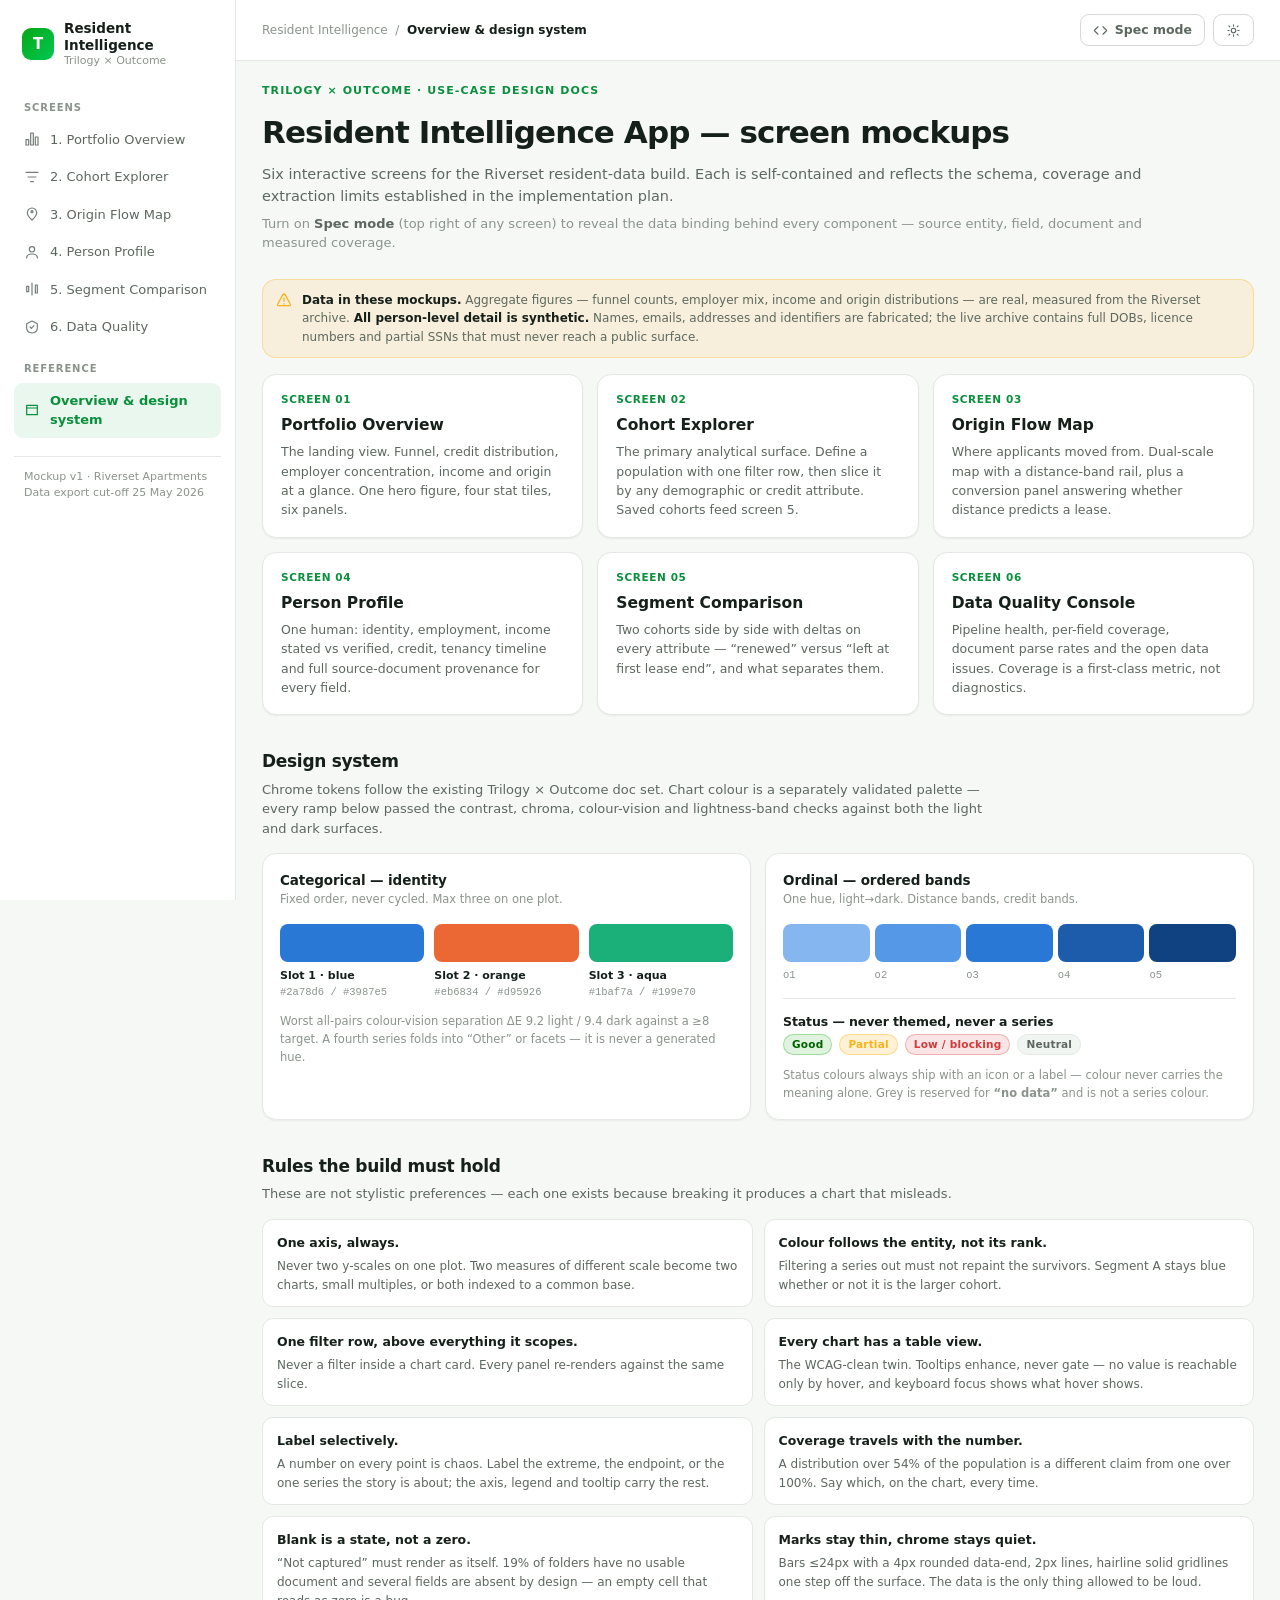
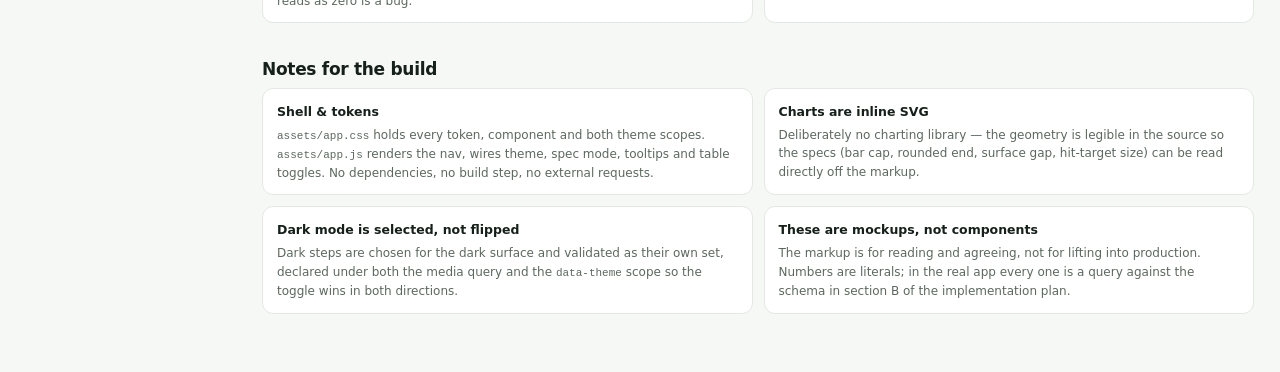
<file: resident-intelligence/index.html>
<!doctype html>
<html lang="en">
<head>
<meta charset="utf-8">
<meta name="viewport" content="width=device-width, initial-scale=1">
<title>Resident Intelligence — Screen Mockups</title>
<link rel="stylesheet" href="assets/app.css">
<style>
  .hero { max-width:900px; margin-bottom:26px; }
  .hero h1 { font-size:31px; font-weight:780; letter-spacing:-.9px; margin:0 0 9px; }
  .hero p { font-size:14.5px; color:var(--ink-2); margin:0 0 6px; }
  .eyebrow { font-size:11px; font-weight:750; letter-spacing:1.1px; text-transform:uppercase; color:var(--accent); margin-bottom:9px; }
  .screens { display:grid; grid-template-columns:repeat(3,1fr); gap:14px; }
  @media (max-width:1080px){ .screens { grid-template-columns:repeat(2,1fr); } }
  @media (max-width:720px){ .screens { grid-template-columns:1fr; } }
  a.scard { display:block; text-decoration:none; color:inherit; background:var(--surface);
    border:1px solid var(--border); border-radius:var(--radius); padding:17px 18px;
    box-shadow:var(--shadow-sm); transition:border-color .15s, transform .15s; }
  a.scard:hover { border-color:color-mix(in srgb,var(--accent) 45%,transparent); transform:translateY(-2px); }
  a.scard:focus-visible { outline:2px solid var(--accent); outline-offset:3px; }
  .snum { font-size:10.5px; font-weight:750; letter-spacing:.6px; color:var(--accent); margin-bottom:6px; }
  .stitle { font-size:15.5px; font-weight:700; margin-bottom:5px; }
  .sdesc { font-size:12.5px; color:var(--ink-2); line-height:1.55; }
  .swatch { height:38px; border-radius:8px; margin-bottom:6px; }
  .swrap { font-size:10.5px; color:var(--ink-3); font-family:ui-monospace,SFMono-Regular,Menlo,monospace; }
  .sw-name { font-size:11px; font-weight:650; color:var(--ink); margin-bottom:1px; }
  h2.sec { font-size:17px; font-weight:750; letter-spacing:-.3px; margin:34px 0 5px; }
  p.seclede { font-size:13px; color:var(--ink-2); margin:0 0 15px; max-width:88ch; }
  .rules { display:grid; grid-template-columns:repeat(2,1fr); gap:11px; }
  @media (max-width:900px){ .rules { grid-template-columns:1fr; } }
  .rule-i { padding:12px 14px; border:1px solid var(--border); border-radius:11px; background:var(--surface); }
  .rule-i b { font-size:12.5px; }
  .rule-i p { font-size:12px; color:var(--ink-2); margin:4px 0 0; line-height:1.55; }
</style>
</head>
<body>
<div class="app">
  <aside class="side"></aside>
  <div class="main">
    <header class="top"><div class="top-right"></div></header>
    <div class="page">

      <div class="hero">
        <div class="eyebrow">Trilogy × Outcome · Use-case design docs</div>
        <h1>Resident Intelligence App — screen mockups</h1>
        <p>Six interactive screens for the Riverset resident-data build. Each is self-contained and
           reflects the schema, coverage and extraction limits established in the implementation plan.</p>
        <p style="color:var(--ink-3);font-size:13px">
           Turn on <b style="color:var(--ink-2)">Spec mode</b> (top right of any screen) to reveal the data
           binding behind every component — source entity, field, document and measured coverage.</p>
      </div>

      <div class="notice">
        <svg viewBox="0 0 24 24" fill="none" stroke="currentColor" stroke-width="1.9" stroke-linecap="round"><path d="M12 9v5M12 17.5v.5M10.3 3.9 2.5 18a1.7 1.7 0 0 0 1.5 2.6h16a1.7 1.7 0 0 0 1.5-2.6L13.7 3.9a1.7 1.7 0 0 0-3 0z"/></svg>
        <div><b>Data in these mockups.</b> Aggregate figures — funnel counts, employer mix, income and origin
        distributions — are real, measured from the Riverset archive. <b>All person-level detail is
        synthetic.</b> Names, emails, addresses and identifiers are fabricated; the live archive contains
        full DOBs, licence numbers and partial SSNs that must never reach a public surface.</div>
      </div>

      <div class="screens">
        <a class="scard" href="01-portfolio-overview.html">
          <div class="snum">SCREEN 01</div>
          <div class="stitle">Portfolio Overview</div>
          <div class="sdesc">The landing view. Funnel, credit distribution, employer concentration, income
            and origin at a glance. One hero figure, four stat tiles, six panels.</div>
        </a>
        <a class="scard" href="02-cohort-explorer.html">
          <div class="snum">SCREEN 02</div>
          <div class="stitle">Cohort Explorer</div>
          <div class="sdesc">The primary analytical surface. Define a population with one filter row, then
            slice it by any demographic or credit attribute. Saved cohorts feed screen 5.</div>
        </a>
        <a class="scard" href="03-origin-flow-map.html">
          <div class="snum">SCREEN 03</div>
          <div class="stitle">Origin Flow Map</div>
          <div class="sdesc">Where applicants moved from. Dual-scale map with a distance-band rail, plus a
            conversion panel answering whether distance predicts a lease.</div>
        </a>
        <a class="scard" href="04-person-profile.html">
          <div class="snum">SCREEN 04</div>
          <div class="stitle">Person Profile</div>
          <div class="sdesc">One human: identity, employment, income stated vs verified, credit, tenancy
            timeline and full source-document provenance for every field.</div>
        </a>
        <a class="scard" href="05-segment-comparison.html">
          <div class="snum">SCREEN 05</div>
          <div class="stitle">Segment Comparison</div>
          <div class="sdesc">Two cohorts side by side with deltas on every attribute — “renewed” versus
            “left at first lease end”, and what separates them.</div>
        </a>
        <a class="scard" href="06-data-quality-console.html">
          <div class="snum">SCREEN 06</div>
          <div class="stitle">Data Quality Console</div>
          <div class="sdesc">Pipeline health, per-field coverage, document parse rates and the open data
            issues. Coverage is a first-class metric, not diagnostics.</div>
        </a>
      </div>

      <!-- ================= DESIGN SYSTEM ================================= -->
      <h2 class="sec">Design system</h2>
      <p class="seclede">Chrome tokens follow the existing Trilogy × Outcome doc set. Chart colour is a
        separately validated palette — every ramp below passed the contrast, chroma, colour-vision and
        lightness-band checks against both the light and dark surfaces.</p>

      <div class="grid g2" style="margin-bottom:14px">
        <div class="card">
          <div class="card-h"><div><h3>Categorical — identity</h3>
            <p class="card-sub">Fixed order, never cycled. Max three on one plot.</p></div></div>
          <div class="grid g3" style="gap:10px">
            <div><div class="swatch" style="background:var(--s1)"></div>
              <div class="sw-name">Slot 1 · blue</div><div class="swrap">#2a78d6 / #3987e5</div></div>
            <div><div class="swatch" style="background:var(--s2)"></div>
              <div class="sw-name">Slot 2 · orange</div><div class="swrap">#eb6834 / #d95926</div></div>
            <div><div class="swatch" style="background:var(--s3)"></div>
              <div class="sw-name">Slot 3 · aqua</div><div class="swrap">#1baf7a / #199e70</div></div>
          </div>
          <div style="font-size:11.5px;color:var(--ink-3);margin-top:12px;line-height:1.55">
            Worst all-pairs colour-vision separation ΔE 9.2 light / 9.4 dark against a ≥8 target.
            A fourth series folds into “Other” or facets — it is never a generated hue.
          </div>
        </div>

        <div class="card">
          <div class="card-h"><div><h3>Ordinal — ordered bands</h3>
            <p class="card-sub">One hue, light→dark. Distance bands, credit bands.</p></div></div>
          <div style="display:flex;gap:5px">
            <div style="flex:1"><div class="swatch" style="background:var(--o1)"></div><div class="swrap">o1</div></div>
            <div style="flex:1"><div class="swatch" style="background:var(--o2)"></div><div class="swrap">o2</div></div>
            <div style="flex:1"><div class="swatch" style="background:var(--o3)"></div><div class="swrap">o3</div></div>
            <div style="flex:1"><div class="swatch" style="background:var(--o4)"></div><div class="swrap">o4</div></div>
            <div style="flex:1"><div class="swatch" style="background:var(--o5)"></div><div class="swrap">o5</div></div>
          </div>
          <hr class="rule">
          <div class="card-h"><div><h3 style="font-size:12.5px">Status — never themed, never a series</h3></div></div>
          <div style="display:flex;gap:7px;flex-wrap:wrap">
            <span class="badge ok">Good</span><span class="badge warn">Partial</span>
            <span class="badge crit">Low / blocking</span>
            <span class="badge">Neutral</span>
          </div>
          <div style="font-size:11.5px;color:var(--ink-3);margin-top:12px;line-height:1.55">
            Status colours always ship with an icon or a label — colour never carries the meaning alone.
            Grey is reserved for <b>“no data”</b> and is not a series colour.
          </div>
        </div>
      </div>

      <h2 class="sec">Rules the build must hold</h2>
      <p class="seclede">These are not stylistic preferences — each one exists because breaking it produces a
        chart that misleads.</p>
      <div class="rules">
        <div class="rule-i"><b>One axis, always.</b>
          <p>Never two y-scales on one plot. Two measures of different scale become two charts, small
             multiples, or both indexed to a common base.</p></div>
        <div class="rule-i"><b>Colour follows the entity, not its rank.</b>
          <p>Filtering a series out must not repaint the survivors. Segment A stays blue whether or not it
             is the larger cohort.</p></div>
        <div class="rule-i"><b>One filter row, above everything it scopes.</b>
          <p>Never a filter inside a chart card. Every panel re-renders against the same slice.</p></div>
        <div class="rule-i"><b>Every chart has a table view.</b>
          <p>The WCAG-clean twin. Tooltips enhance, never gate — no value is reachable only by hover, and
             keyboard focus shows what hover shows.</p></div>
        <div class="rule-i"><b>Label selectively.</b>
          <p>A number on every point is chaos. Label the extreme, the endpoint, or the one series the story
             is about; the axis, legend and tooltip carry the rest.</p></div>
        <div class="rule-i"><b>Coverage travels with the number.</b>
          <p>A distribution over 54% of the population is a different claim from one over 100%. Say which,
             on the chart, every time.</p></div>
        <div class="rule-i"><b>Blank is a state, not a zero.</b>
          <p>“Not captured” must render as itself. 19% of folders have no usable document and several fields
             are absent by design — an empty cell that reads as zero is a bug.</p></div>
        <div class="rule-i"><b>Marks stay thin, chrome stays quiet.</b>
          <p>Bars ≤24px with a 4px rounded data-end, 2px lines, hairline solid gridlines one step off the
             surface. The data is the only thing allowed to be loud.</p></div>
      </div>

      <h2 class="sec">Notes for the build</h2>
      <div class="rules">
        <div class="rule-i"><b>Shell &amp; tokens</b>
          <p><code style="font-size:11px">assets/app.css</code> holds every token, component and both theme
             scopes. <code style="font-size:11px">assets/app.js</code> renders the nav, wires theme,
             spec mode, tooltips and table toggles. No dependencies, no build step, no external requests.</p></div>
        <div class="rule-i"><b>Charts are inline SVG</b>
          <p>Deliberately no charting library — the geometry is legible in the source so the specs
             (bar cap, rounded end, surface gap, hit-target size) can be read directly off the markup.</p></div>
        <div class="rule-i"><b>Dark mode is selected, not flipped</b>
          <p>Dark steps are chosen for the dark surface and validated as their own set, declared under both
             the media query and the <code style="font-size:11px">data-theme</code> scope so the toggle wins
             in both directions.</p></div>
        <div class="rule-i"><b>These are mockups, not components</b>
          <p>The markup is for reading and agreeing, not for lifting into production. Numbers are literals;
             in the real app every one is a query against the schema in section B of the implementation plan.</p></div>
      </div>

    </div>
  </div>
</div>

<script src="assets/app.js"></script>
<script>
  shell('', 'Overview &amp; design system');
  document.querySelectorAll('.nav a').forEach(a => {
    if (a.getAttribute('href') === 'index.html') a.classList.add('on');
  });
</script>
</body>
</html>
</file>
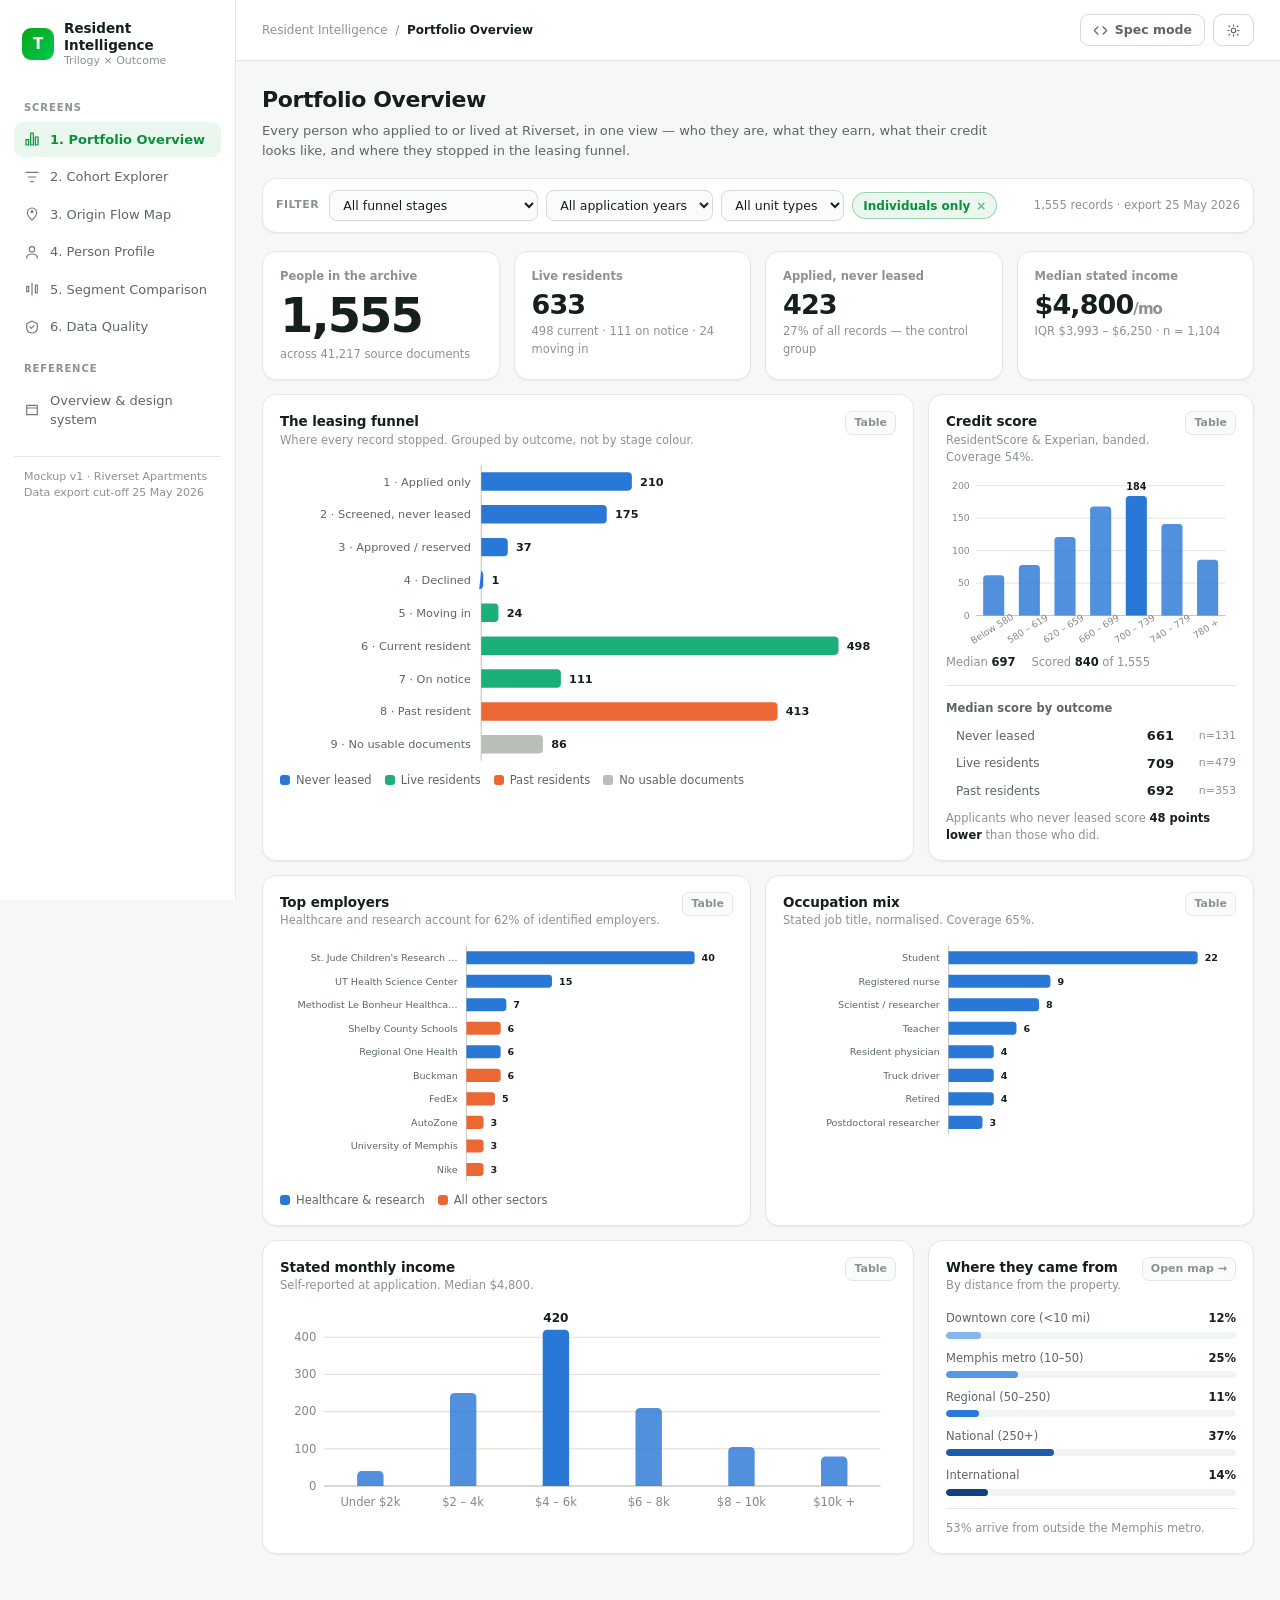
<file: resident-intelligence/01-portfolio-overview.html>
<!doctype html>
<html lang="en">
<head>
<meta charset="utf-8">
<meta name="viewport" content="width=device-width, initial-scale=1">
<title>Portfolio Overview — Trilogy Resident Intelligence</title>
<link rel="stylesheet" href="assets/app.css">
</head>
<body>
<div class="app">
  <aside class="side"></aside>
  <div class="main">
    <header class="top"><div class="top-right"></div></header>
    <div class="page">

      <div class="page-head">
        <h1>Portfolio Overview</h1>
        <p>Every person who applied to or lived at Riverset, in one view — who they are, what they earn,
           what their credit looks like, and where they stopped in the leasing funnel.</p>
      </div>

      <div class="specbar">
        <div><b>Spec mode is on.</b> Dashed blue blocks show the data binding behind each component —
        source entity and field, the document it is extracted from, and measured coverage.
        Field names match the <b>P0 Fields (5 Docs)</b> tab; entities match section B of the Implementation Plan.</div>
      </div>

      <!-- ================= FILTER ROW — one row, scopes everything below ==== -->
      <div class="filters">
        <span class="fl">Filter</span>
        <select class="sel" id="fStage">
          <option>All funnel stages</option>
          <option>Never leased (stages 1–4)</option>
          <option>Live residents (stages 5–7)</option>
          <option>Past residents (stage 8)</option>
        </select>
        <select class="sel"><option>All application years</option><option>2026</option><option>2025</option><option>2024</option><option>2023 &amp; earlier</option></select>
        <select class="sel"><option>All unit types</option><option>Studio</option><option>1 bed</option><option>2 bed</option><option>3 bed</option></select>
        <span class="chip on">Individuals only <span class="x">×</span></span>
        <span style="margin-left:auto;font-size:11.5px;color:var(--ink-3)">1,555 records · export 25 May 2026</span>
      </div>

      <!-- ================= ROW 1 — hero + stat tiles ======================= -->
      <div class="grid g4" style="margin-bottom:14px">
        <div class="card stat">
          <div class="lbl">People in the archive</div>
          <div class="val hero">1,555</div>
          <div class="sub">across 41,217 source documents</div>
          <div class="anno"><span class="a-h">Binding</span>
            <code>COUNT(person)</code> where <code>entity_type = 'individual'</code>.
            Folder count from the Drive inventory; <b>29 corporate lessees excluded</b> by the
            <code>corporate_lessee_flag</code> rule.</div>
        </div>
        <div class="card stat">
          <div class="lbl">Live residents</div>
          <div class="val">633</div>
          <div class="sub">498 current · 111 on notice · 24 moving in</div>
          <div class="anno"><span class="a-h">Binding</span>
            <code>tenancy.funnel_stage IN (5,6,7)</code>. Recomputed at query time from lease dates —
            <b>never stored frozen.</b></div>
        </div>
        <div class="card stat">
          <div class="lbl">Applied, never leased</div>
          <div class="val">423</div>
          <div class="sub">27% of all records — the control group</div>
          <div class="anno"><span class="a-h">Binding</span>
            <code>application</code> rows with no linked <code>tenancy</code>.
            Detected by a Yardi <code>p########</code> prospect code with no <code>t########</code> tenant code.</div>
        </div>
        <div class="card stat">
          <div class="lbl">Median stated income</div>
          <div class="val">$4,800<span style="font-size:15px;font-weight:600;color:var(--ink-3)">/mo</span></div>
          <div class="sub">IQR $3,993 – $6,250 · n = 1,104</div>
          <div class="anno"><span class="a-h">Binding</span>
            <code>employment.stated_monthly_income</code> — RentCafe Application, label
            <code>'Monthly Income:'</code>. <b>Unverified.</b> Bank-verified income is a separate
            field at 16% coverage.</div>
        </div>
      </div>

      <!-- ================= ROW 2 — funnel + credit ========================= -->
      <div class="grid g-2-1" style="margin-bottom:14px">

        <div class="card">
          <div class="card-h">
            <div>
              <h3>The leasing funnel</h3>
              <p class="card-sub">Where every record stopped. Grouped by outcome, not by stage colour.</p>
            </div>
            <div class="tools"><button class="mini" data-table-toggle>Table</button></div>
          </div>
          <div class="vizwrap"><div id="funnel"></div>
            <div class="legend">
              <span class="li"><span class="sw" style="background:var(--s1)"></span>Never leased</span>
              <span class="li"><span class="sw" style="background:var(--s3)"></span>Live residents</span>
              <span class="li"><span class="sw" style="background:var(--s2)"></span>Past residents</span>
              <span class="li"><span class="sw" style="background:var(--s-null)"></span>No usable documents</span>
            </div>
          </div>
          <div class="tblwrap"><table class="tbl" id="funnelTbl"></table></div>
          <div class="anno"><span class="a-h">Binding</span>
            <code>tenancy.funnel_stage</code> · derived in pipeline stage 2 from Yardi p/t codes plus
            lease artifacts. <b>Grey is not a series colour</b> — it marks the 86 folders with no
            extractable document, so missing data never reads as a category.</div>
        </div>

        <div class="card">
          <div class="card-h">
            <div>
              <h3>Credit score</h3>
              <p class="card-sub">ResidentScore &amp; Experian, banded. Coverage 54%.</p>
            </div>
            <div class="tools"><button class="mini" data-table-toggle>Table</button></div>
          </div>
          <div class="vizwrap"><div id="credit"></div></div>
          <div class="tblwrap"><table class="tbl" id="creditTbl"></table></div>

          <hr class="rule">
          <div style="font-size:11.5px;font-weight:700;color:var(--ink-2);margin-bottom:9px">Median score by outcome</div>
          <div id="creditByGroup"></div>

          <div class="anno"><span class="a-h">Binding</span>
            <code>credit_profile.score</code> + <code>.score_model</code> — Credit Report / Screening Report.
            <b>Two models on different scales</b>; band before aggregating, and never render a score
            without its model. Measured yield 89% of folders that have a credit document.</div>
        </div>
      </div>

      <!-- ================= ROW 3 — employers + titles ====================== -->
      <div class="grid g2" style="margin-bottom:14px">

        <div class="card">
          <div class="card-h">
            <div>
              <h3>Top employers</h3>
              <p class="card-sub">Healthcare and research account for 62% of identified employers.</p>
            </div>
            <div class="tools"><button class="mini" data-table-toggle>Table</button></div>
          </div>
          <div class="vizwrap"><div id="emp"></div>
            <div class="legend">
              <span class="li"><span class="sw" style="background:var(--s1)"></span>Healthcare &amp; research</span>
              <span class="li"><span class="sw" style="background:var(--s2)"></span>All other sectors</span>
            </div>
          </div>
          <div class="tblwrap"><table class="tbl" id="empTbl"></table></div>
          <div class="anno"><span class="a-h">Binding</span>
            <code>employment.employer_name</code> — RentCafe Application, label <code>'Employer:'</code>.
            Requires normalisation: <b>“St Jude”, “St. Jude Children's Research Hospital” and
            “ST JUDE” are one employer.</b> Snappt income-stream names give a bank-observed
            cross-check where available.</div>
        </div>

        <div class="card">
          <div class="card-h">
            <div>
              <h3>Occupation mix</h3>
              <p class="card-sub">Stated job title, normalised. Coverage 65%.</p>
            </div>
            <div class="tools"><button class="mini" data-table-toggle>Table</button></div>
          </div>
          <div class="vizwrap"><div id="titles"></div></div>
          <div class="tblwrap"><table class="tbl" id="titlesTbl"></table></div>
          <div class="anno"><span class="a-h">Binding</span>
            <code>employment.job_title</code> → <code>employment.industry</code> (derived).
            Industry is <b>not a field in any source document</b> — it is an LLM classification over
            employer + title, run once in pipeline stage 6.</div>
        </div>
      </div>

      <!-- ================= ROW 4 — income + origin ========================= -->
      <div class="grid g-2-1">

        <div class="card">
          <div class="card-h">
            <div>
              <h3>Stated monthly income</h3>
              <p class="card-sub">Self-reported at application. Median $4,800.</p>
            </div>
            <div class="tools"><button class="mini" data-table-toggle>Table</button></div>
          </div>
          <div class="vizwrap"><div id="income"></div></div>
          <div class="tblwrap"><table class="tbl" id="incomeTbl"></table></div>
          <div class="anno"><span class="a-h">Binding</span>
            <code>employment.stated_monthly_income</code>. Keep strictly separate from
            <code>income_verification.verified_gross_monthly</code> (Snappt, 16% coverage) —
            <b>the two disagree, and the disagreement is the signal.</b> Never blend into one column.</div>
        </div>

        <div class="card">
          <div class="card-h">
            <div>
              <h3>Where they came from</h3>
              <p class="card-sub">By distance from the property.</p>
            </div>
            <div class="tools"><a class="mini" href="03-origin-flow-map.html" style="text-decoration:none;display:inline-flex;align-items:center;height:24px;line-height:24px">Open map →</a></div>
          </div>
          <div id="bands"></div>
          <div class="anno"><span class="a-h">Binding</span>
            <code>residence_history.origin_distance_band</code> — derived from origin ZIP centroid,
            haversine to 38103. Ordinal ramp, one hue. Full treatment on screen 3.</div>
        </div>
      </div>

    </div>
  </div>
</div>

<script src="assets/app.js"></script>
<script>
shell('overview', 'Portfolio Overview');

/* ---------------------------------------------------------- FUNNEL ------ */
const FUNNEL = [
  { k:'1 · Applied only',            v:210, g:'never' },
  { k:'2 · Screened, never leased',  v:175, g:'never' },
  { k:'3 · Approved / reserved',     v:37,  g:'never' },
  { k:'4 · Declined',                v:1,   g:'never' },
  { k:'5 · Moving in',               v:24,  g:'live'  },
  { k:'6 · Current resident',        v:498, g:'live'  },
  { k:'7 · On notice',               v:111, g:'live'  },
  { k:'8 · Past resident',           v:413, g:'past'  },
  { k:'9 · No usable documents',     v:86,  g:'none'  },
];
const GCOL = { never:'var(--s1)', live:'var(--s3)', past:'var(--s2)', none:'var(--s-null)' };
const GNAME = { never:'Never leased', live:'Live resident', past:'Past resident', none:'No documents' };

hbars(document.getElementById('funnel'),
  FUNNEL.map(r => ({
    k:r.k, v:r.v, color:GCOL[r.g],
    tip:`<div class='t-r'><span>Share</span><b>${(100*r.v/1555).toFixed(1)}%</b></div>
         <div class='t-r'><span>Group</span><b>${GNAME[r.g]}</b></div>`
  })),
  { w:600, rowH:32, barH:18, padL:196, padR:56, metric:'Records', aria:'Records by funnel stage' });

document.getElementById('funnelTbl').innerHTML =
  `<thead><tr><th>Funnel stage</th><th>Group</th><th class="num">Records</th><th class="num">Share</th></tr></thead><tbody>` +
  FUNNEL.map(r => `<tr><td><span class="keydot" style="background:${GCOL[r.g]}"></span>${r.k}</td>
     <td>${GNAME[r.g]}</td><td class="num">${fmt(r.v)}</td><td class="num">${(100*r.v/1555).toFixed(1)}%</td></tr>`).join('') +
  `</tbody>`;

/* ---------------------------------------------------------- CREDIT ------ */
const CREDIT = [
  { k:'Below 580', v:62 }, { k:'580 – 619', v:78 }, { k:'620 – 659', v:121 },
  { k:'660 – 699', v:168 }, { k:'700 – 739', v:184 }, { k:'740 – 779', v:141 }, { k:'780 +', v:86 },
];
const CTOT = CREDIT.reduce((a, b) => a + b.v, 0);
(function () {
  const w = 330, h = 186, padL = 34, padR = 12, padB = 34, padT = 16;
  const max = Math.max(...CREDIT.map(d => d.v));
  const bw = Math.min(24, (w - padL - padR) / CREDIT.length - 8);
  const step = (w - padL - padR) / CREDIT.length;
  const y = v => padT + (h - padT - padB) * (1 - v / max);
  const ticks = [0, 50, 100, 150, 200];
  document.getElementById('credit').innerHTML = `
  <svg class="chart" viewBox="0 0 ${w} ${h}" role="img" aria-label="Credit score distribution">
    ${ticks.map(t => `<line class="gridline" x1="${padL}" y1="${y(t)}" x2="${w - padR}" y2="${y(t)}"/>
                      <text class="ax" x="${padL - 7}" y="${y(t) + 3.5}" text-anchor="end">${t}</text>`).join('')}
    <line class="baseline" x1="${padL}" y1="${y(0)}" x2="${w - padR}" y2="${y(0)}"/>
    ${CREDIT.map((d, i) => {
      const x = padL + step * i + (step - bw) / 2, bh = y(0) - y(d.v);
      const hi = d.k === '700 – 739';
      return `<path d="M${x},${y(0)} v-${bh - 4} a4,4 0 0 1 4,-4 h${bw - 8} a4,4 0 0 1 4,4 v${bh - 4} z"
                fill="var(--s1)" opacity="${hi ? 1 : .82}"/>
              ${hi ? `<text class="vlbl" x="${x + bw / 2}" y="${y(d.v) - 7}" text-anchor="middle">${d.v}</text>` : ''}
              <rect class="hit" x="${padL + step * i}" y="${padT}" width="${step}" height="${h - padT - padB}" tabindex="0"
                data-tip="<div class='t-h'>${d.k}</div><div class='t-r'><span>People</span><b>${d.v}</b></div><div class='t-r'><span>Share of scored</span><b>${(100 * d.v / CTOT).toFixed(0)}%</b></div>"/>`;
    }).join('')}
    ${CREDIT.map((d, i) => `<text class="ax" x="${padL + step * i + step / 2}" y="${h - 16}" text-anchor="middle"
        transform="rotate(-32 ${padL + step * i + step / 2} ${h - 16})">${d.k}</text>`).join('')}
  </svg>
  <div style="display:flex;gap:16px;margin-top:8px;font-size:11.5px;color:var(--ink-3)">
    <span>Median <b style="color:var(--ink)">697</b></span>
    <span>Scored <b style="color:var(--ink)">840</b> of 1,555</span>
  </div>`;
})();
document.getElementById('creditTbl').innerHTML =
  `<thead><tr><th>Score band</th><th class="num">People</th><th class="num">Share</th></tr></thead><tbody>` +
  CREDIT.map(d => `<tr><td>${d.k}</td><td class="num">${d.v}</td><td class="num">${(100 * d.v / CTOT).toFixed(0)}%</td></tr>`).join('') +
  `</tbody>`;

/* --------------------------------------------- CREDIT BY OUTCOME ------- */
const CBG = [
  { k:'Never leased', v:661, n:131, c:'var(--s1)' },
  { k:'Live residents', v:709, n:479, c:'var(--s3)' },
  { k:'Past residents', v:692, n:353, c:'var(--s2)' },
];
document.getElementById('creditByGroup').innerHTML = CBG.map(d => `
  <div style="display:flex;align-items:center;gap:10px;margin-bottom:8px" tabindex="0"
       data-tip="<div class='t-h'>${d.k}</div><div class='t-r'><span>Median score</span><b>${d.v}</b></div><div class='t-r'><span>Scored</span><b>${d.n}</b></div>">
    <span class="keydot" style="background:${d.c};margin:0"></span>
    <span style="font-size:12px;color:var(--ink-2);flex:1">${d.k}</span>
    <span style="font-size:13px;font-weight:700;font-variant-numeric:tabular-nums">${d.v}</span>
    <span style="font-size:11px;color:var(--ink-3);width:52px;text-align:right">n=${d.n}</span>
  </div>`).join('') +
  `<div style="font-size:11.5px;color:var(--ink-3);margin-top:9px;line-height:1.5">
     Applicants who never leased score <b style="color:var(--ink)">48 points lower</b> than those who did.</div>`;

/* -------------------------------------------------------- EMPLOYERS ----- */
const HEALTH = new Set(["St. Jude Children's Research Hospital", 'UT Health Science Center',
  'Methodist Le Bonheur Healthcare', 'Regional One Health']);
const EMP = [
  { k:"St. Jude Children's Research Hospital", v:40 }, { k:'UT Health Science Center', v:15 },
  { k:'Methodist Le Bonheur Healthcare', v:7 }, { k:'Shelby County Schools', v:6 },
  { k:'Regional One Health', v:6 }, { k:'Buckman', v:6 }, { k:'FedEx', v:5 },
  { k:'AutoZone', v:3 }, { k:'University of Memphis', v:3 }, { k:'Nike', v:3 },
];
hbars(document.getElementById('emp'),
  EMP.map(r => ({ k:r.k.length > 30 ? r.k.slice(0, 29) + '…' : r.k, v:r.v,
    color: HEALTH.has(r.k) ? 'var(--s1)' : 'var(--s2)',
    tip:`<div class='t-r'><span>Sector</span><b>${HEALTH.has(r.k) ? 'Healthcare & research' : 'Other'}</b></div>` })),
  { w:520, rowH:27, barH:15, padL:214, padR:44, metric:'Applicants', aria:'Applicants by employer' });
document.getElementById('empTbl').innerHTML =
  `<thead><tr><th>Employer</th><th>Sector</th><th class="num">Applicants</th></tr></thead><tbody>` +
  EMP.map(r => `<tr><td><span class="keydot" style="background:${HEALTH.has(r.k) ? 'var(--s1)' : 'var(--s2)'}"></span>${r.k}</td>
    <td>${HEALTH.has(r.k) ? 'Healthcare & research' : 'Other'}</td><td class="num">${r.v}</td></tr>`).join('') + `</tbody>`;

/* ----------------------------------------------------------- TITLES ----- */
const TITLES = [
  { k:'Student', v:22 }, { k:'Registered nurse', v:9 }, { k:'Scientist / researcher', v:8 },
  { k:'Teacher', v:6 }, { k:'Resident physician', v:4 }, { k:'Truck driver', v:4 },
  { k:'Retired', v:4 }, { k:'Postdoctoral researcher', v:3 },
];
hbars(document.getElementById('titles'), TITLES,
  { w:520, rowH:27, barH:15, padL:190, padR:44, metric:'People', aria:'People by stated job title' });
document.getElementById('titlesTbl').innerHTML =
  `<thead><tr><th>Job title</th><th class="num">People</th></tr></thead><tbody>` +
  TITLES.map(r => `<tr><td>${r.k}</td><td class="num">${r.v}</td></tr>`).join('') + `</tbody>`;

/* ----------------------------------------------------------- INCOME ----- */
const INC = [
  { k:'Under $2k', v:40 }, { k:'$2 – 4k', v:250 }, { k:'$4 – 6k', v:420 },
  { k:'$6 – 8k', v:210 }, { k:'$8 – 10k', v:105 }, { k:'$10k +', v:79 },
];
const ITOT = INC.reduce((a, b) => a + b.v, 0);
(function () {
  const w = 560, h = 190, padL = 40, padR = 14, padB = 30, padT = 18;
  const max = Math.max(...INC.map(d => d.v));
  const step = (w - padL - padR) / INC.length, bw = Math.min(24, step - 26);
  const y = v => padT + (h - padT - padB) * (1 - v / max);
  const ticks = [0, 100, 200, 300, 400];
  document.getElementById('income').innerHTML = `
  <svg class="chart" viewBox="0 0 ${w} ${h}" role="img" aria-label="Stated monthly income distribution">
    ${ticks.map(t => `<line class="gridline" x1="${padL}" y1="${y(t)}" x2="${w - padR}" y2="${y(t)}"/>
      <text class="ax" x="${padL - 7}" y="${y(t) + 3.5}" text-anchor="end">${t}</text>`).join('')}
    <line class="baseline" x1="${padL}" y1="${y(0)}" x2="${w - padR}" y2="${y(0)}"/>
    ${INC.map((d, i) => {
      const x = padL + step * i + (step - bw) / 2, bh = y(0) - y(d.v), hi = d.k === '$4 – 6k';
      return `<path d="M${x},${y(0)} v-${bh - 4} a4,4 0 0 1 4,-4 h${bw - 8} a4,4 0 0 1 4,4 v${bh - 4} z"
                fill="var(--s1)" opacity="${hi ? 1 : .82}"/>
        ${hi ? `<text class="vlbl" x="${x + bw / 2}" y="${y(d.v) - 7}" text-anchor="middle">${d.v}</text>` : ''}
        <rect class="hit" x="${padL + step * i}" y="${padT}" width="${step}" height="${h - padT - padB}" tabindex="0"
          data-tip="<div class='t-h'>${d.k} / month</div><div class='t-r'><span>People</span><b>${d.v}</b></div><div class='t-r'><span>Share</span><b>${(100 * d.v / ITOT).toFixed(0)}%</b></div>"/>`;
    }).join('')}
    ${INC.map((d, i) => `<text class="ax" x="${padL + step * i + step / 2}" y="${h - 12}" text-anchor="middle">${d.k}</text>`).join('')}
  </svg>`;
})();
document.getElementById('incomeTbl').innerHTML =
  `<thead><tr><th>Monthly income</th><th class="num">People</th><th class="num">Share</th></tr></thead><tbody>` +
  INC.map(d => `<tr><td>${d.k}</td><td class="num">${d.v}</td><td class="num">${(100 * d.v / ITOT).toFixed(0)}%</td></tr>`).join('') + `</tbody>`;

/* ------------------------------------------------------------ BANDS ----- */
const BANDS = [
  { k:'Downtown core (<10 mi)', v:21, c:'var(--o1)' },
  { k:'Memphis metro (10–50)',  v:43, c:'var(--o2)' },
  { k:'Regional (50–250)',      v:20, c:'var(--o3)' },
  { k:'National (250+)',        v:65, c:'var(--o4)' },
  { k:'International',          v:25, c:'var(--o5)' },
];
const BTOT = BANDS.reduce((a, b) => a + b.v, 0);
document.getElementById('bands').innerHTML = BANDS.map(b => `
  <div style="margin-bottom:11px" tabindex="0" data-tip="<div class='t-h'>${b.k}</div>
      <div class='t-r'><span>Applicants</span><b>${b.v}</b></div>
      <div class='t-r'><span>Share</span><b>${(100 * b.v / BTOT).toFixed(0)}%</b></div>">
    <div style="display:flex;justify-content:space-between;font-size:11.5px;margin-bottom:4px">
      <span style="color:var(--ink-2)">${b.k}</span>
      <b style="font-variant-numeric:tabular-nums">${(100 * b.v / BTOT).toFixed(0)}%</b>
    </div>
    <div class="meter"><i style="width:${100 * b.v / BTOT}%;background:${b.c}"></i></div>
  </div>`).join('') +
  `<div style="font-size:11.5px;color:var(--ink-3);margin-top:12px;padding-top:11px;border-top:1px solid var(--border)">
     53% arrive from outside the Memphis metro.</div>`;
</script>
</body>
</html>
</file>
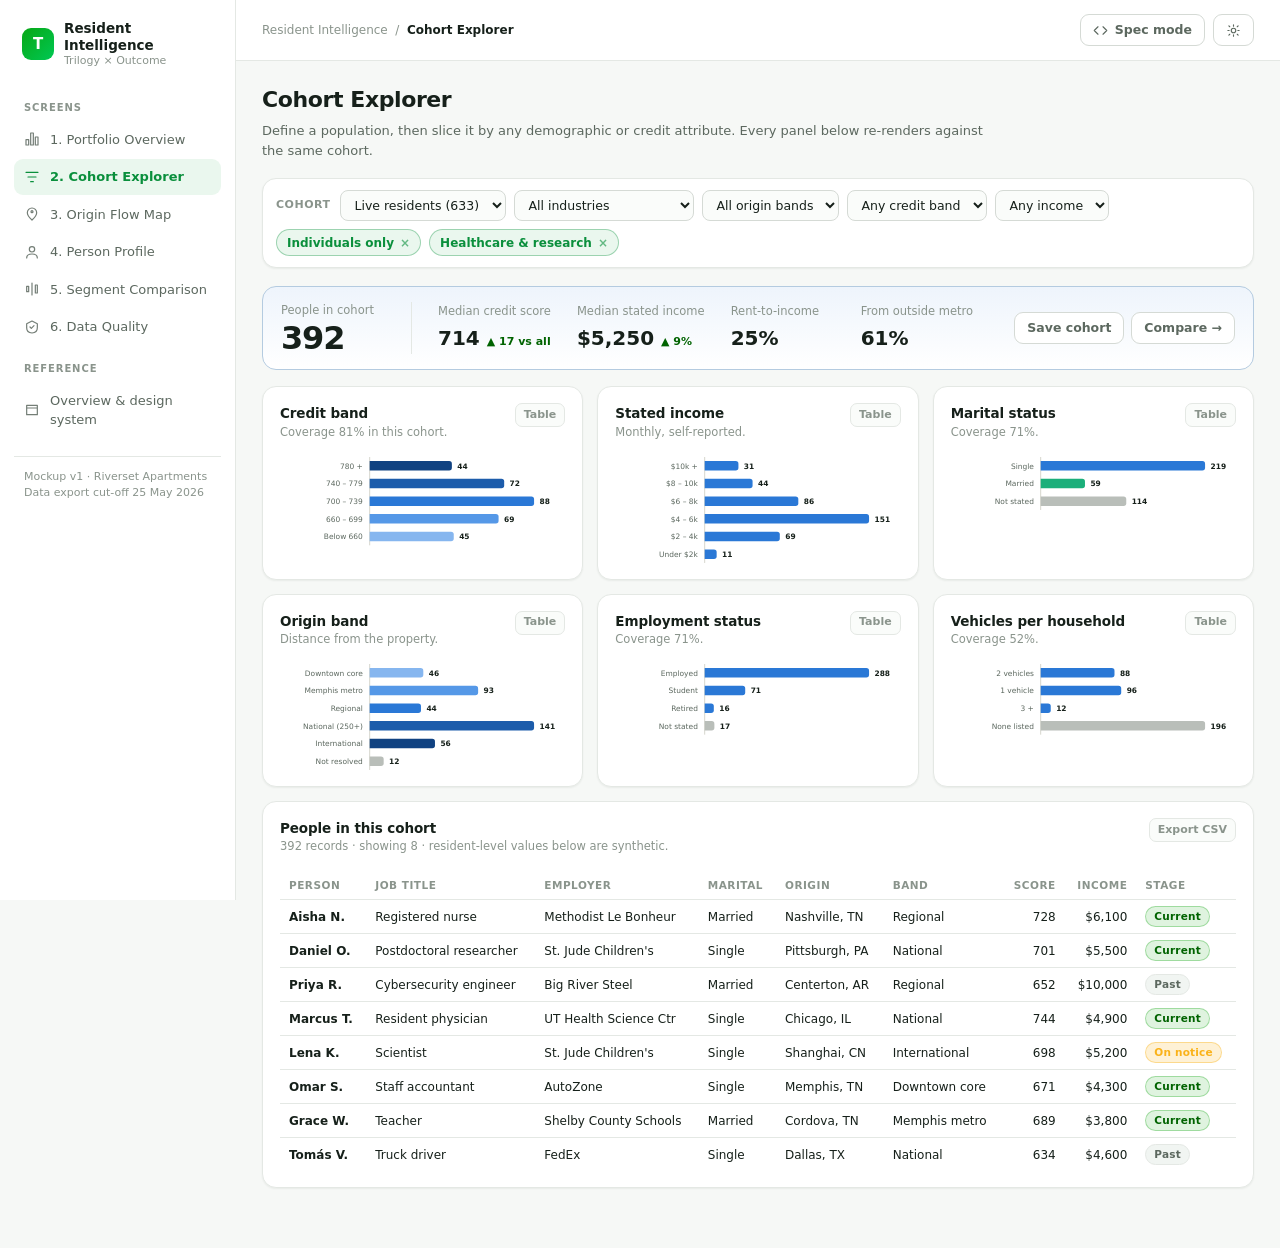
<file: resident-intelligence/02-cohort-explorer.html>
<!doctype html>
<html lang="en">
<head>
<meta charset="utf-8">
<meta name="viewport" content="width=device-width, initial-scale=1">
<title>Cohort Explorer — Trilogy Resident Intelligence</title>
<link rel="stylesheet" href="assets/app.css">
<style>
  .cohortbar {
    display:flex; align-items:center; gap:26px; padding:15px 18px; border-radius:var(--radius);
    background:linear-gradient(180deg, color-mix(in srgb,var(--s1) 8%,var(--surface)), var(--surface));
    border:1px solid color-mix(in srgb,var(--s1) 26%,var(--border)); margin-bottom:16px; flex-wrap:wrap;
  }
  .cb-n { font-size:32px; font-weight:750; letter-spacing:-1.2px; line-height:1; }
  .cb-lbl { font-size:11.5px; color:var(--ink-3); margin-bottom:3px; }
  .cb-i { min-width:104px; }
  .cb-sep { width:1px; align-self:stretch; background:var(--border); }
</style>
</head>
<body>
<div class="app">
  <aside class="side"></aside>
  <div class="main">
    <header class="top"><div class="top-right"></div></header>
    <div class="page">

      <div class="page-head">
        <h1>Cohort Explorer</h1>
        <p>Define a population, then slice it by any demographic or credit attribute. Every panel below
           re-renders against the same cohort.</p>
      </div>

      <div class="specbar">
        <div><b>The primary analytical surface.</b> One filter row scopes every panel — never a per-panel
        filter. Colour follows the entity, so removing a series must not repaint the survivors.
        Every panel ships a table view for the WCAG-clean equivalent.</div>
      </div>

      <!-- ================= FILTER ROW ===================================== -->
      <div class="filters">
        <span class="fl">Cohort</span>
        <select class="sel"><option>Live residents (633)</option><option>All records (1,555)</option>
          <option>Never leased (423)</option><option>Past residents (413)</option><option>On notice (111)</option></select>
        <select class="sel"><option>All industries</option><option>Healthcare &amp; research</option>
          <option>Education</option><option>Logistics</option><option>Retail &amp; hospitality</option></select>
        <select class="sel"><option>All origin bands</option><option>Local (&lt;50 mi)</option><option>Regional</option>
          <option>National</option><option>International</option></select>
        <select class="sel"><option>Any credit band</option><option>740+</option><option>700–739</option>
          <option>660–699</option><option>Below 660</option></select>
        <select class="sel"><option>Any income</option><option>$8k+ / mo</option><option>$6–8k</option>
          <option>$4–6k</option><option>Under $4k</option></select>
        <span class="chip on">Individuals only <span class="x">×</span></span>
        <span class="chip on">Healthcare &amp; research <span class="x">×</span></span>
      </div>

      <!-- ================= COHORT SUMMARY ================================= -->
      <div class="cohortbar">
        <div class="cb-i">
          <div class="cb-lbl">People in cohort</div>
          <div class="cb-n">392</div>
        </div>
        <div class="cb-sep"></div>
        <div class="cb-i"><div class="cb-lbl">Median credit score</div>
          <div style="font-size:20px;font-weight:750">714 <span class="delta up" style="font-size:11px">▲ 17 vs all</span></div></div>
        <div class="cb-i"><div class="cb-lbl">Median stated income</div>
          <div style="font-size:20px;font-weight:750">$5,250 <span class="delta up" style="font-size:11px">▲ 9%</span></div></div>
        <div class="cb-i"><div class="cb-lbl">Rent-to-income</div>
          <div style="font-size:20px;font-weight:750">25%</div></div>
        <div class="cb-i"><div class="cb-lbl">From outside metro</div>
          <div style="font-size:20px;font-weight:750">61%</div></div>
        <div style="margin-left:auto;display:flex;gap:7px">
          <button class="btn">Save cohort</button>
          <button class="btn">Compare →</button>
        </div>
        <div class="anno" style="flex-basis:100%"><span class="a-h">Binding</span>
          Cohort = a predicate over <code>person</code> ⋈ <code>employment</code> ⋈ <code>credit_profile</code>
          ⋈ <code>residence_history</code> ⋈ <code>tenancy</code>. Deltas compare to the unfiltered population.
          <b>Saved cohorts feed screen 5.</b></div>
      </div>

      <!-- ================= BREAKDOWN GRID ================================= -->
      <div class="grid g3" style="margin-bottom:14px">

        <div class="card">
          <div class="card-h"><div><h3>Credit band</h3><p class="card-sub">Coverage 81% in this cohort.</p></div>
            <div class="tools"><button class="mini" data-table-toggle>Table</button></div></div>
          <div class="vizwrap"><div id="c1"></div></div>
          <div class="tblwrap"><table class="tbl" id="c1t"></table></div>
          <div class="anno"><span class="a-h">Binding</span><code>credit_profile.score</code> banded.
            Ordinal ramp — bands are ordered, so one hue light→dark, never categorical hues.</div>
        </div>

        <div class="card">
          <div class="card-h"><div><h3>Stated income</h3><p class="card-sub">Monthly, self-reported.</p></div>
            <div class="tools"><button class="mini" data-table-toggle>Table</button></div></div>
          <div class="vizwrap"><div id="c2"></div></div>
          <div class="tblwrap"><table class="tbl" id="c2t"></table></div>
          <div class="anno"><span class="a-h">Binding</span><code>employment.stated_monthly_income</code>.
            Bank-verified income is a separate panel — <b>never blended</b>.</div>
        </div>

        <div class="card">
          <div class="card-h"><div><h3>Marital status</h3><p class="card-sub">Coverage 71%.</p></div>
            <div class="tools"><button class="mini" data-table-toggle>Table</button></div></div>
          <div class="vizwrap"><div id="c3"></div></div>
          <div class="tblwrap"><table class="tbl" id="c3t"></table></div>
          <div class="anno"><span class="a-h">Binding</span><code>person.marital_status</code> —
            RentCafe Application, label <code>'Marital Status:'</code>. Closed vocabulary, plain text.
            <b>Do not read this off the Blue Moon form</b> — its checkboxes are unreadable glyphs.</div>
        </div>
      </div>

      <div class="grid g3" style="margin-bottom:14px">

        <div class="card">
          <div class="card-h"><div><h3>Origin band</h3><p class="card-sub">Distance from the property.</p></div>
            <div class="tools"><button class="mini" data-table-toggle>Table</button></div></div>
          <div class="vizwrap"><div id="c4"></div></div>
          <div class="tblwrap"><table class="tbl" id="c4t"></table></div>
          <div class="anno"><span class="a-h">Binding</span>
            <code>residence_history.origin_distance_band</code>. Click through to screen 3 for the map.</div>
        </div>

        <div class="card">
          <div class="card-h"><div><h3>Employment status</h3><p class="card-sub">Coverage 71%.</p></div>
            <div class="tools"><button class="mini" data-table-toggle>Table</button></div></div>
          <div class="vizwrap"><div id="c5"></div></div>
          <div class="tblwrap"><table class="tbl" id="c5t"></table></div>
          <div class="anno"><span class="a-h">Binding</span><code>employment.employment_status</code>.
            “Student” is a meaningful segment here — the UTHSC and St. Jude research population.</div>
        </div>

        <div class="card">
          <div class="card-h"><div><h3>Vehicles per household</h3><p class="card-sub">Coverage 52%.</p></div>
            <div class="tools"><button class="mini" data-table-toggle>Table</button></div></div>
          <div class="vizwrap"><div id="c6"></div></div>
          <div class="tblwrap"><table class="tbl" id="c6t"></table></div>
          <div class="anno"><span class="a-h">Binding</span>
            <code>COUNT(vehicle)</code> per <code>household</code> — RentCafe Application, Vehicle Information
            block. <b>Whitespace-aligned table:</b> split rows on 2+ spaces, not tabs. Parking-demand proxy.</div>
        </div>
      </div>

      <!-- ================= RESULT LIST ==================================== -->
      <div class="card">
        <div class="card-h">
          <div><h3>People in this cohort</h3>
          <p class="card-sub">392 records · showing 8 · resident-level values below are synthetic.</p></div>
          <div class="tools"><button class="mini">Export CSV</button></div>
        </div>
        <div class="scrollx">
          <table class="tbl" id="people"></table>
        </div>
        <div class="anno"><span class="a-h">Binding &amp; privacy</span>
          Row = <code>person</code>. <b>Every cell carries a <code>source_document_id</code></b> so the app can
          always show why a value is blank — 19% of folders have no extractable document.
          Real names, emails and addresses must never leave the platform; this mockup uses synthetic identities.</div>
      </div>

    </div>
  </div>
</div>

<script src="assets/app.js"></script>
<script>
shell('cohort', 'Cohort Explorer');

function mini(id, tid, rows, opt = {}) {
  hbars(document.getElementById(id), rows,
    Object.assign({ w:420, rowH:26, barH:14, padL:132, padR:46, metric:'People' }, opt));
  const tot = rows.reduce((a, b) => a + b.v, 0);
  document.getElementById(tid).innerHTML =
    `<thead><tr><th>${opt.dim || 'Value'}</th><th class="num">People</th><th class="num">Share</th></tr></thead><tbody>` +
    rows.map(r => `<tr><td>${r.color ? `<span class="keydot" style="background:${r.color}"></span>` : ''}${r.k}</td>
      <td class="num">${r.v}</td><td class="num">${(100 * r.v / tot).toFixed(0)}%</td></tr>`).join('') + `</tbody>`;
}

mini('c1', 'c1t', [
  { k:'780 +',      v:44, color:'var(--o5)' }, { k:'740 – 779', v:72, color:'var(--o4)' },
  { k:'700 – 739',  v:88, color:'var(--o3)' }, { k:'660 – 699', v:69, color:'var(--o2)' },
  { k:'Below 660',  v:45, color:'var(--o1)' },
], { dim:'Credit band' });

mini('c2', 'c2t', [
  { k:'$10k +',   v:31 }, { k:'$8 – 10k', v:44 }, { k:'$6 – 8k', v:86 },
  { k:'$4 – 6k',  v:151 }, { k:'$2 – 4k', v:69 }, { k:'Under $2k', v:11 },
], { dim:'Monthly income' });

mini('c3', 'c3t', [
  { k:'Single',   v:219, color:'var(--s1)' },
  { k:'Married',  v:59,  color:'var(--s3)' },
  { k:'Not stated', v:114, color:'var(--s-null)' },
], { dim:'Marital status' });

// ordered near → far so the ordinal ramp reads in sequence, not by value
mini('c4', 'c4t', [
  { k:'Downtown core',    v:46,  color:'var(--o1)' }, { k:'Memphis metro', v:93,  color:'var(--o2)' },
  { k:'Regional',         v:44,  color:'var(--o3)' }, { k:'National (250+)', v:141, color:'var(--o4)' },
  { k:'International',    v:56,  color:'var(--o5)' }, { k:'Not resolved',  v:12,  color:'var(--s-null)' },
], { dim:'Origin band' });

mini('c5', 'c5t', [
  { k:'Employed',  v:288 }, { k:'Student', v:71 }, { k:'Retired', v:16 }, { k:'Not stated', v:17, color:'var(--s-null)' },
], { dim:'Employment status' });

mini('c6', 'c6t', [
  { k:'2 vehicles', v:88 }, { k:'1 vehicle', v:96 }, { k:'3 +', v:12 }, { k:'None listed', v:196, color:'var(--s-null)' },
], { dim:'Vehicles' });

/* ------------------------------------------------------------ PEOPLE ---- */
const PEOPLE = [
  ['Aisha N.',  'Registered nurse', 'Methodist Le Bonheur', 'Married', 'Nashville, TN', 'Regional', 728, '$6,100', 'Current'],
  ['Daniel O.', 'Postdoctoral researcher', "St. Jude Children's", 'Single', 'Pittsburgh, PA', 'National', 701, '$5,500', 'Current'],
  ['Priya R.',  'Cybersecurity engineer', 'Big River Steel', 'Married', 'Centerton, AR', 'Regional', 652, '$10,000', 'Past'],
  ['Marcus T.', 'Resident physician', 'UT Health Science Ctr', 'Single', 'Chicago, IL', 'National', 744, '$4,900', 'Current'],
  ['Lena K.',   'Scientist', "St. Jude Children's", 'Single', 'Shanghai, CN', 'International', 698, '$5,200', 'On notice'],
  ['Omar S.',   'Staff accountant', 'AutoZone', 'Single', 'Memphis, TN', 'Downtown core', 671, '$4,300', 'Current'],
  ['Grace W.',  'Teacher', 'Shelby County Schools', 'Married', 'Cordova, TN', 'Memphis metro', 689, '$3,800', 'Current'],
  ['Tomás V.',  'Truck driver', 'FedEx', 'Single', 'Dallas, TX', 'National', 634, '$4,600', 'Past'],
];
const SBADGE = { 'Current':'ok', 'On notice':'warn', 'Past':'' };
document.getElementById('people').innerHTML =
  `<thead><tr><th>Person</th><th>Job title</th><th>Employer</th><th>Marital</th><th>Origin</th>
    <th>Band</th><th class="num">Score</th><th class="num">Income</th><th>Stage</th></tr></thead><tbody>` +
  PEOPLE.map(p => `<tr>
      <td style="font-weight:650">${p[0]}</td><td>${p[1]}</td><td>${p[2]}</td><td>${p[3]}</td>
      <td>${p[4]}</td><td>${p[5]}</td><td class="num">${p[6]}</td><td class="num">${p[7]}</td>
      <td><span class="badge ${SBADGE[p[8]]}">${p[8]}</span></td></tr>`).join('') + `</tbody>`;
</script>
</body>
</html>
</file>
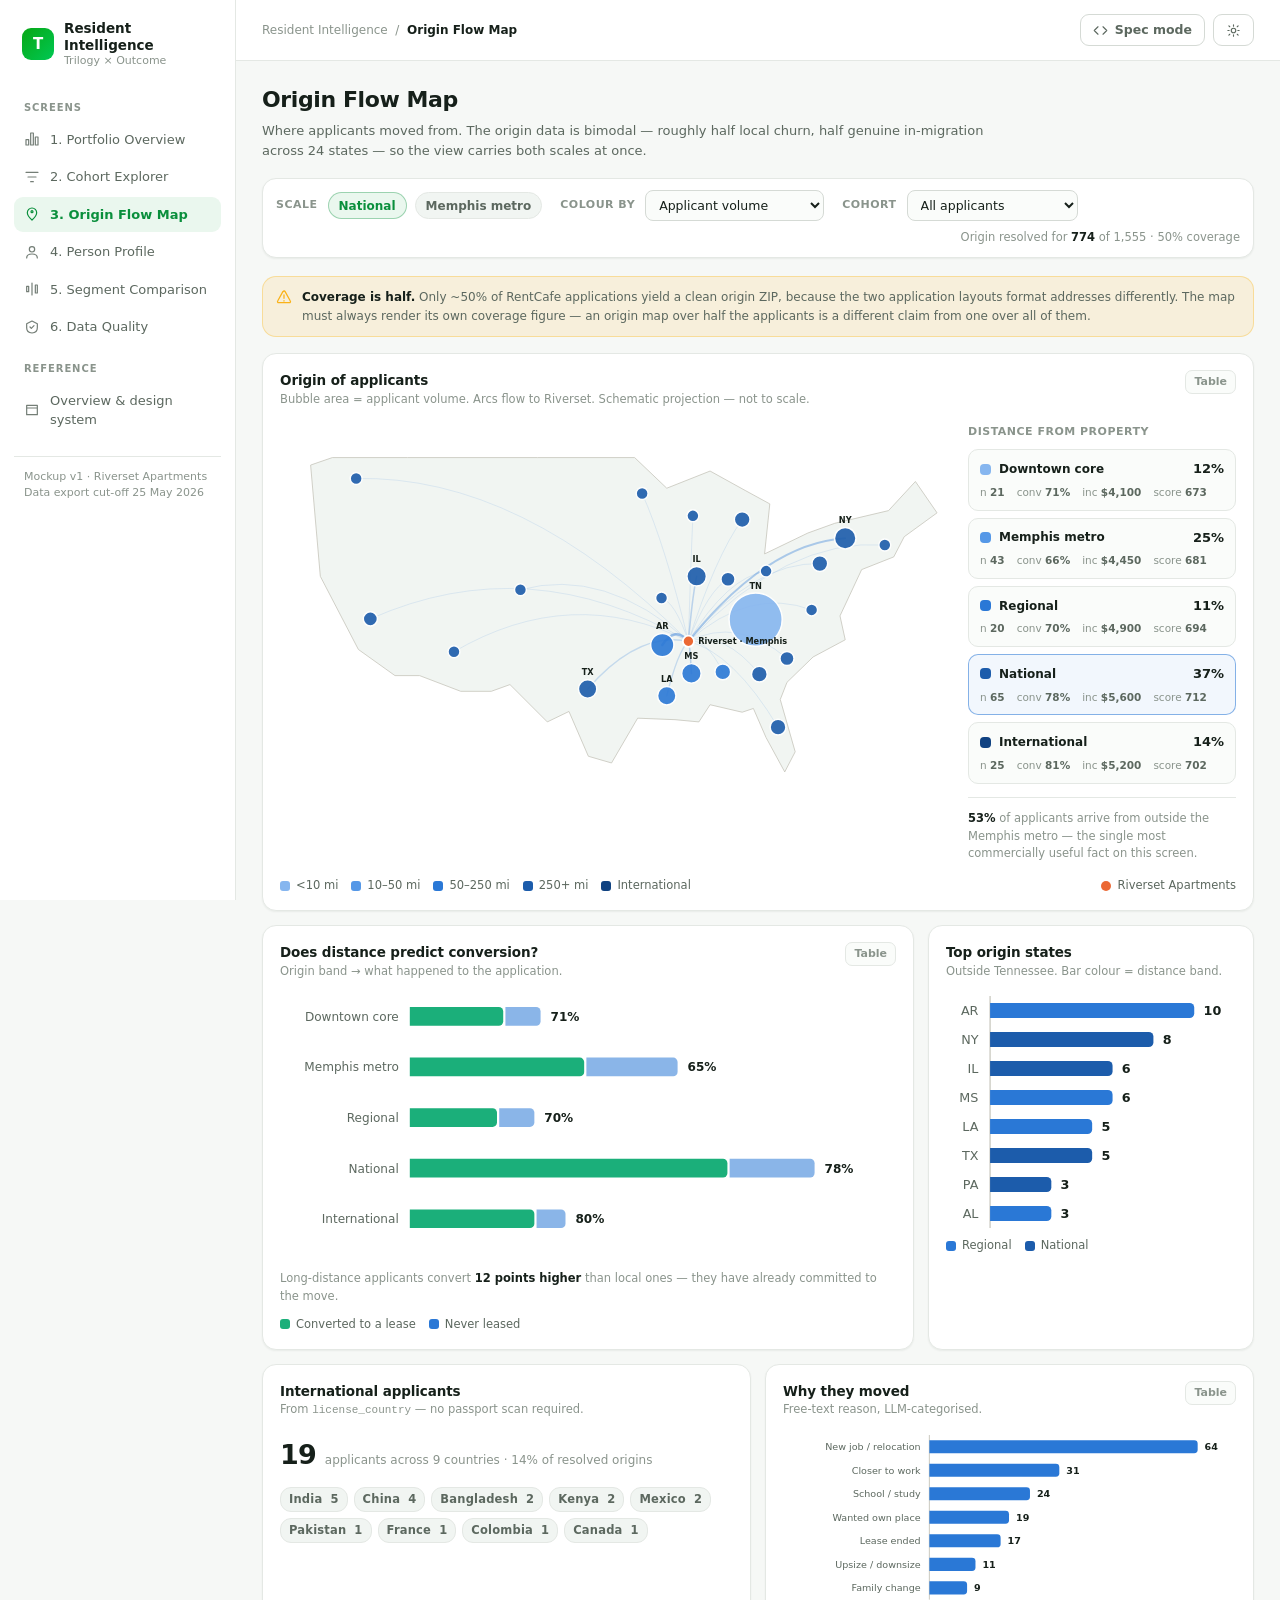
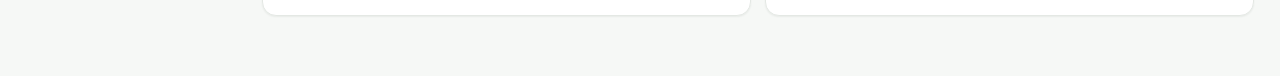
<file: resident-intelligence/03-origin-flow-map.html>
<!doctype html>
<html lang="en">
<head>
<meta charset="utf-8">
<meta name="viewport" content="width=device-width, initial-scale=1">
<title>Origin Flow Map — Trilogy Resident Intelligence</title>
<link rel="stylesheet" href="assets/app.css">
<style>
  .maprail { display:grid; grid-template-columns:1fr 268px; gap:16px; }
  @media (max-width:1180px){ .maprail { grid-template-columns:1fr; } }
  .band {
    padding:9px 11px; border-radius:10px; border:1px solid var(--border);
    background:var(--surface-2); margin-bottom:7px; cursor:pointer;
  }
  .band:hover { border-color:var(--border-strong); }
  .band.on { border-color:color-mix(in srgb,var(--s1) 55%,transparent); background:color-mix(in srgb,var(--s1) 6%,transparent); }
  .band-top { display:flex; align-items:center; gap:8px; margin-bottom:6px; }
  .band-dot { width:11px; height:11px; border-radius:4px; flex:none; }
  .band-name { font-size:12px; font-weight:650; }
  .band-n { margin-left:auto; font-size:13px; font-weight:750; font-variant-numeric:tabular-nums; }
  .band-stats { display:flex; gap:12px; font-size:10.5px; color:var(--ink-3); }
  .band-stats b { color:var(--ink-2); font-variant-numeric:tabular-nums; }
  .usmap { width:100%; height:auto; display:block; }
  .usoutline { fill:var(--surface-3); stroke:var(--axis); stroke-width:1; stroke-linejoin:round; }
  .arc { fill:none; stroke:var(--s1); stroke-linecap:round; }
  .bub { stroke:var(--chart-surface); stroke-width:2; }
  .home { fill:var(--s2); stroke:var(--chart-surface); stroke-width:2.5; }
  .homelbl { font-size:11px; font-weight:750; fill:var(--ink); }
</style>
</head>
<body>
<div class="app">
  <aside class="side"></aside>
  <div class="main">
    <header class="top"><div class="top-right"></div></header>
    <div class="page">

      <div class="page-head">
        <h1>Origin Flow Map</h1>
        <p>Where applicants moved from. The origin data is bimodal — roughly half local churn, half genuine
           in-migration across 24 states — so the view carries both scales at once.</p>
      </div>

      <div class="specbar">
        <div><b>Design rationale.</b> A plain national choropleth collapses 47% of the population into a
        single dot over Memphis; a metro-only map discards the national story. The <b>distance-band rail</b>
        on the right is the primary encoding — the map is texture. Bands drive the filter; the map follows.</div>
      </div>

      <div class="filters">
        <span class="fl">Scale</span>
        <span class="chip on" id="scaleNat">National</span>
        <span class="chip" id="scaleMetro">Memphis metro</span>
        <span class="fl" style="margin-left:10px">Colour by</span>
        <select class="sel" id="colorBy">
          <option>Applicant volume</option>
          <option>Median stated income</option>
          <option>Median credit score</option>
          <option>Conversion rate</option>
        </select>
        <span class="fl" style="margin-left:10px">Cohort</span>
        <select class="sel"><option>All applicants</option><option>Converted to a lease</option><option>Never leased</option></select>
        <span style="margin-left:auto;font-size:11.5px;color:var(--ink-3)">
          Origin resolved for <b style="color:var(--ink)">774</b> of 1,555 · 50% coverage</span>
      </div>

      <div class="notice">
        <svg viewBox="0 0 24 24" fill="none" stroke="currentColor" stroke-width="1.9" stroke-linecap="round"><path d="M12 9v5M12 17.5v.5M10.3 3.9 2.5 18a1.7 1.7 0 0 0 1.5 2.6h16a1.7 1.7 0 0 0 1.5-2.6L13.7 3.9a1.7 1.7 0 0 0-3 0z"/></svg>
        <div><b>Coverage is half.</b> Only ~50% of RentCafe applications yield a clean origin ZIP, because the
        two application layouts format addresses differently. The map must always render its own coverage figure —
        an origin map over half the applicants is a different claim from one over all of them.</div>
      </div>

      <!-- ==================== MAP + RAIL ================================== -->
      <div class="card" style="margin-bottom:14px">
        <div class="card-h">
          <div>
            <h3>Origin of applicants <span class="anno-i">residence_history.origin_zip</span></h3>
            <p class="card-sub">Bubble area = applicant volume. Arcs flow to Riverset. Schematic projection — not to scale.</p>
          </div>
          <div class="tools"><button class="mini" data-table-toggle>Table</button></div>
        </div>

        <div class="vizwrap">
          <div class="maprail">
            <div id="map"></div>
            <div>
              <div style="font-size:11px;font-weight:700;letter-spacing:.5px;text-transform:uppercase;color:var(--ink-3);margin-bottom:9px">
                Distance from property</div>
              <div id="rail"></div>
              <div style="margin-top:13px;padding-top:12px;border-top:1px solid var(--border);font-size:11.5px;color:var(--ink-3);line-height:1.55">
                <b style="color:var(--ink)">53%</b> of applicants arrive from outside the Memphis metro —
                the single most commercially useful fact on this screen.
              </div>
            </div>
          </div>
          <div class="legend" style="margin-top:14px">
            <span class="li"><span class="sw" style="background:var(--o1)"></span>&lt;10 mi</span>
            <span class="li"><span class="sw" style="background:var(--o2)"></span>10–50 mi</span>
            <span class="li"><span class="sw" style="background:var(--o3)"></span>50–250 mi</span>
            <span class="li"><span class="sw" style="background:var(--o4)"></span>250+ mi</span>
            <span class="li"><span class="sw" style="background:var(--o5)"></span>International</span>
            <span class="li" style="margin-left:auto"><span class="sw" style="background:var(--s2);border-radius:50%"></span>Riverset Apartments</span>
          </div>
        </div>
        <div class="tblwrap"><table class="tbl" id="mapTbl"></table></div>

        <div class="anno"><span class="a-h">Binding</span>
          <code>residence_history.origin_zip · origin_city · origin_state</code> — RentCafe Application.
          <b>Two layouts:</b> one uses explicit <code>City:</code> / <code>Zip:</code> labels, the other stacks
          <code>CITY, ST. ZIP</code> across separate lines. Write both branches or you lose half the rows.
          Validate state against the ZIP prefix and <b>trust the ZIP on conflict</b>.
          Band = haversine from ZIP centroid to 38103.</div>
      </div>

      <!-- ==================== SANKEY + STATES ============================= -->
      <div class="grid g-2-1" style="margin-bottom:14px">

        <div class="card">
          <div class="card-h">
            <div>
              <h3>Does distance predict conversion?</h3>
              <p class="card-sub">Origin band → what happened to the application.</p>
            </div>
            <div class="tools"><button class="mini" data-table-toggle>Table</button></div>
          </div>
          <div class="vizwrap"><div id="sankey"></div>
            <div class="legend">
              <span class="li"><span class="sw" style="background:var(--s3)"></span>Converted to a lease</span>
              <span class="li"><span class="sw" style="background:var(--s1)"></span>Never leased</span>
            </div>
          </div>
          <div class="tblwrap"><table class="tbl" id="sankeyTbl"></table></div>
          <div class="anno"><span class="a-h">Why this panel exists</span>
            The map shows <i>where</i>. This shows <i>so what</i>. Riverset is a downtown asset with a heavy
            St. Jude employment cluster — if out-of-state applicants convert better, that redirects marketing
            spend. Join <code>residence_history.origin_distance_band</code> to
            <code>tenancy.funnel_stage</code>.</div>
        </div>

        <div class="card">
          <div class="card-h"><div><h3>Top origin states</h3><p class="card-sub">Outside Tennessee. Bar colour = distance band.</p></div></div>
          <div id="states"></div>
          <div class="legend" style="margin-top:9px">
            <span class="li"><span class="sw" style="background:var(--o3)"></span>Regional</span>
            <span class="li"><span class="sw" style="background:var(--o4)"></span>National</span>
          </div>
          <div class="anno"><span class="a-h">Binding</span>
            <code>residence_history.origin_state</code>. Tennessee (53%) is excluded here — it would
            dominate and is already covered by the two Memphis bands.</div>
        </div>
      </div>

      <!-- ==================== INTERNATIONAL + REASONS ===================== -->
      <div class="grid g2">

        <div class="card">
          <div class="card-h">
            <div><h3>International applicants</h3>
            <p class="card-sub">From <code style="font-size:11px">license_country</code> — no passport scan required.</p></div>
          </div>
          <div id="intl"></div>
          <div class="anno"><span class="a-h">Binding &amp; design note</span>
            <code>person.license_country</code> — RentCafe Application, label <code>'License Country:'</code>.
            <b>Deliberately not a second map.</b> Too few records to justify a world projection; it renders
            as the outer band on the rail with a country breakdown on click.</div>
        </div>

        <div class="card">
          <div class="card-h">
            <div><h3>Why they moved</h3><p class="card-sub">Free-text reason, LLM-categorised.</p></div>
            <div class="tools"><button class="mini" data-table-toggle>Table</button></div>
          </div>
          <div class="vizwrap"><div id="reasons"></div></div>
          <div class="tblwrap"><table class="tbl" id="reasonsTbl"></table></div>
          <div class="anno"><span class="a-h">Binding</span>
            <code>residence_history.reason_for_moving</code> — free text on the application
            (observed: “work”, “new job”, “school”, “closer to work”, “change environment”).
            Categorised in pipeline stage 6. <b>Store the raw string alongside the category</b> —
            the vocabulary will drift.</div>
        </div>
      </div>

    </div>
  </div>
</div>

<script src="assets/app.js"></script>
<script>
shell('origin', 'Origin Flow Map');

/* --------------------------------------------------------- MAP DATA ----- */
// Schematic projection: x = 40 + (lon+125)*14.48 ; y = 45 + (49-lat)*17.71
const HOME = { x:547, y:291 };
const ORIGINS = [
  { st:'TN', x:637, y:262, v:79,  band:1 }, { st:'AR', x:512, y:296, v:10, band:3 },
  { st:'NY', x:757, y:153, v:8,  band:4 }, { st:'IL', x:558, y:204, v:6,  band:4 },
  { st:'MS', x:551, y:334, v:6,  band:3 }, { st:'LA', x:518, y:364, v:5,  band:3 },
  { st:'TX', x:412, y:355, v:5,  band:4 }, { st:'PA', x:723, y:187, v:3,  band:4 },
  { st:'AL', x:593, y:332, v:3,  band:3 }, { st:'MI', x:619, y:128, v:3,  band:4 },
  { st:'FL', x:667, y:406, v:3,  band:4 }, { st:'GA', x:642, y:335, v:3,  band:4 },
  { st:'CA', x:121, y:261, v:2,  band:4 }, { st:'IN', x:600, y:208, v:2,  band:4 },
  { st:'SC', x:679, y:314, v:2,  band:4 }, { st:'VA', x:712, y:249, v:1,  band:4 },
  { st:'MO', x:511, y:233, v:1,  band:4 }, { st:'OH', x:651, y:197, v:1,  band:4 },
  { st:'CO', x:322, y:222, v:1,  band:4 }, { st:'AZ', x:233, y:305, v:1,  band:4 },
  { st:'WA', x:102, y:73,  v:1,  band:4 }, { st:'MA', x:810, y:162, v:1,  band:4 },
  { st:'MN', x:485, y:93,  v:1,  band:4 }, { st:'WI', x:553, y:123, v:1,  band:4 },
];
const BANDCOL = { 1:'var(--o1)', 2:'var(--o2)', 3:'var(--o3)', 4:'var(--o4)', 5:'var(--o5)' };

// coarse continental-US silhouette (schematic locator, background weight)
const US = "M70,45 L171,45 L345,45 L475,45 L518,86 L576,63 L623,89 L656,107 L649,174 L707,146 "
  + "L743,133 L815,116 L851,77 L880,119 L836,151 L822,178 L779,195 L750,257 L757,289 L714,312 "
  + "L679,346 L670,369 L690,439 L676,466 L651,420 L634,381 L619,386 L576,376 L561,399 L529,396 "
  + "L479,394 L444,454 L413,445 L387,385 L358,399 L308,349 L283,358 L242,358 L187,337 L154,337 "
  + "L105,302 L54,204 L41,55 Z";

(function drawMap() {
  const W = 900, H = 500;
  const rOf = v => 4.5 + Math.sqrt(v) * 3.5;
  const arcs = ORIGINS.filter(o => o.st !== 'TN').map(o => {
    const mx = (o.x + HOME.x) / 2, my = (o.y + HOME.y) / 2 - Math.abs(o.x - HOME.x) * 0.22 - 16;
    return `<path class="arc" d="M${o.x},${o.y} Q${mx},${my} ${HOME.x},${HOME.y}"
             stroke-width="${Math.max(1, Math.min(3.4, o.v * 0.34))}"
             opacity="${Math.max(.16, Math.min(.5, o.v * 0.045))}"/>`;
  }).join('');
  const bubbles = ORIGINS.map(o => `
    <g>
      <circle class="bub" cx="${o.x}" cy="${o.y}" r="${rOf(o.v)}" fill="${BANDCOL[o.band]}" opacity=".9"/>
      ${o.v >= 5 ? `<text class="vlbl" x="${o.x}" y="${o.y - rOf(o.v) - 6}" text-anchor="middle">${o.st}</text>` : ''}
      <circle class="hit" cx="${o.x}" cy="${o.y}" r="${Math.max(16, rOf(o.v) + 8)}" tabindex="0"
        data-tip="<div class='t-h'>${o.st}</div>
          <div class='t-r'><span>Applicants</span><b>${o.v}</b></div>
          <div class='t-r'><span>Share of resolved</span><b>${(100 * o.v / 149).toFixed(1)}%</b></div>
          <div class='t-r'><span>Band</span><b>${['','&lt;10 mi','10–50 mi','50–250 mi','250+ mi','International'][o.band]}</b></div>"/>
    </g>`).join('');
  document.getElementById('map').innerHTML = `
  <svg class="usmap" viewBox="0 0 ${W} ${H}" role="img" aria-label="Applicant origins across the United States">
    <path class="usoutline" d="${US}"/>
    ${arcs}${bubbles}
    <circle class="home" cx="${HOME.x}" cy="${HOME.y}" r="7.5"/>
    <text class="homelbl" x="${HOME.x + 13}" y="${HOME.y + 4}">Riverset · Memphis</text>
  </svg>`;
})();

document.getElementById('mapTbl').innerHTML =
  `<thead><tr><th>Origin state</th><th>Distance band</th><th class="num">Applicants</th><th class="num">Share</th></tr></thead><tbody>` +
  ORIGINS.slice().sort((a, b) => b.v - a.v).map(o =>
    `<tr><td><span class="keydot" style="background:${BANDCOL[o.band]}"></span>${o.st}</td>
      <td>${['', '<10 mi', '10–50 mi', '50–250 mi', '250+ mi', 'International'][o.band]}</td>
      <td class="num">${o.v}</td><td class="num">${(100 * o.v / 149).toFixed(1)}%</td></tr>`).join('') + `</tbody>`;

/* ------------------------------------------------------------- RAIL ----- */
const RAIL = [
  { k:'Downtown core',  sub:'under 10 mi',  v:21, c:'var(--o1)', conv:'71%', inc:'$4,100', sc:673 },
  { k:'Memphis metro',  sub:'10 – 50 mi',   v:43, c:'var(--o2)', conv:'66%', inc:'$4,450', sc:681 },
  { k:'Regional',       sub:'50 – 250 mi',  v:20, c:'var(--o3)', conv:'70%', inc:'$4,900', sc:694 },
  { k:'National',       sub:'250+ mi',      v:65, c:'var(--o4)', conv:'78%', inc:'$5,600', sc:712 },
  { k:'International',  sub:'non-US licence', v:25, c:'var(--o5)', conv:'81%', inc:'$5,200', sc:702 },
];
const RTOT = RAIL.reduce((a, b) => a + b.v, 0);
document.getElementById('rail').innerHTML = RAIL.map((b, i) => `
  <div class="band ${i === 3 ? 'on' : ''}" tabindex="0"
       data-tip="<div class='t-h'>${b.k} · ${b.sub}</div>
         <div class='t-r'><span>Applicants</span><b>${b.v}</b></div>
         <div class='t-r'><span>Converted</span><b>${b.conv}</b></div>
         <div class='t-r'><span>Median income</span><b>${b.inc}/mo</b></div>
         <div class='t-r'><span>Median score</span><b>${b.sc}</b></div>">
    <div class="band-top">
      <span class="band-dot" style="background:${b.c}"></span>
      <span class="band-name">${b.k}</span>
      <span class="band-n">${(100 * b.v / RTOT).toFixed(0)}%</span>
    </div>
    <div class="band-stats">
      <span>n <b>${b.v}</b></span><span>conv <b>${b.conv}</b></span>
      <span>inc <b>${b.inc}</b></span><span>score <b>${b.sc}</b></span>
    </div>
  </div>`).join('');

/* ----------------------------------------------------------- SANKEY ----- */
(function sankey() {
  const rows = RAIL.map(b => ({ k:b.k, conv:Math.round(b.v * parseFloat(b.conv) / 100), tot:b.v }));
  const W = 560, rowH = 46, padL = 118, padR = 74, H = rows.length * rowH + 14;
  const plot = W - padL - padR, max = Math.max(...rows.map(r => r.tot));
  document.getElementById('sankey').innerHTML = `
  <svg class="chart" viewBox="0 0 ${W} ${H}" role="img" aria-label="Conversion by origin distance band">
    ${rows.map((r, i) => {
      const y = i * rowH + 10, bh = 17;
      const wTot = plot * r.tot / max, wConv = wTot * r.conv / r.tot;
      return `
      <text class="axlbl" x="${padL - 10}" y="${y + bh / 2 + 4}" text-anchor="end">${r.k}</text>
      <path d="M${padL},${y} h${wConv - 4} a4,4 0 0 1 4,4 v${bh - 8} a4,4 0 0 1 -4,4 h-${wConv - 4} z" fill="var(--s3)"/>
      <path d="M${padL + wConv + 2},${y} h${wTot - wConv - 6} a4,4 0 0 1 4,4 v${bh - 8} a4,4 0 0 1 -4,4 h-${wTot - wConv - 6} z" fill="var(--s1)" opacity=".55"/>
      <text class="vlbl" x="${padL + wTot + 9}" y="${y + bh / 2 + 4}">${Math.round(100 * r.conv / r.tot)}%</text>
      <rect class="hit" x="0" y="${i * rowH}" width="${W}" height="${rowH}" tabindex="0"
        data-tip="<div class='t-h'>${r.k}</div>
          <div class='t-r'><span>Applicants</span><b>${r.tot}</b></div>
          <div class='t-r'><span>Converted</span><b>${r.conv}</b></div>
          <div class='t-r'><span>Never leased</span><b>${r.tot - r.conv}</b></div>"/>`;
    }).join('')}
  </svg>
  <div style="font-size:11.5px;color:var(--ink-3);margin-top:6px">
    Long-distance applicants convert <b style="color:var(--ink)">12 points higher</b> than local ones —
    they have already committed to the move.</div>`;
  document.getElementById('sankeyTbl').innerHTML =
    `<thead><tr><th>Origin band</th><th class="num">Applicants</th><th class="num">Converted</th><th class="num">Rate</th></tr></thead><tbody>` +
    rows.map(r => `<tr><td>${r.k}</td><td class="num">${r.tot}</td><td class="num">${r.conv}</td>
      <td class="num">${Math.round(100 * r.conv / r.tot)}%</td></tr>`).join('') + `</tbody>`;
})();

/* ----------------------------------------------------------- STATES ----- */
const ST = ORIGINS.filter(o => o.st !== 'TN').sort((a, b) => b.v - a.v).slice(0, 8);
hbars(document.getElementById('states'), ST.map(o => ({ k:o.st, v:o.v, color:BANDCOL[o.band] })),
  { w:250, rowH:25, barH:13, padL:38, padR:36, metric:'Applicants', aria:'Top origin states outside Tennessee' });

/* ------------------------------------------------------------- INTL ----- */
const INTL = [
  { k:'India', v:5 }, { k:'China', v:4 }, { k:'Bangladesh', v:2 }, { k:'Kenya', v:2 },
  { k:'Mexico', v:2 }, { k:'Pakistan', v:1 }, { k:'France', v:1 }, { k:'Colombia', v:1 }, { k:'Canada', v:1 },
];
const ITOT2 = INTL.reduce((a, b) => a + b.v, 0);
document.getElementById('intl').innerHTML = `
  <div style="display:flex;align-items:baseline;gap:9px;margin-bottom:12px">
    <span style="font-size:27px;font-weight:750;letter-spacing:-.9px">${ITOT2}</span>
    <span style="font-size:12px;color:var(--ink-3)">applicants across ${INTL.length} countries · 14% of resolved origins</span>
  </div>
  <div style="display:flex;flex-wrap:wrap;gap:6px">
    ${INTL.map(c => `<span class="badge" tabindex="0"
        data-tip="<div class='t-h'>${c.k}</div><div class='t-r'><span>Applicants</span><b>${c.v}</b></div>"
        style="height:25px;font-size:11.5px">${c.k} <b style="margin-left:3px">${c.v}</b></span>`).join('')}
  </div>`;

/* ---------------------------------------------------------- REASONS ----- */
const REASONS = [
  { k:'New job / relocation', v:64 }, { k:'Closer to work', v:31 }, { k:'School / study', v:24 },
  { k:'Wanted own place', v:19 }, { k:'Lease ended', v:17 }, { k:'Upsize / downsize', v:11 },
  { k:'Family change', v:9 },
];
hbars(document.getElementById('reasons'), REASONS,
  { w:520, rowH:27, barH:15, padL:168, padR:44, metric:'Applicants', aria:'Stated reason for moving' });
document.getElementById('reasonsTbl').innerHTML =
  `<thead><tr><th>Reason (categorised)</th><th class="num">Applicants</th></tr></thead><tbody>` +
  REASONS.map(r => `<tr><td>${r.k}</td><td class="num">${r.v}</td></tr>`).join('') + `</tbody>`;

/* ------------------------------------------------------- scale toggle --- */
document.getElementById('scaleNat').onclick = () => setScale(true);
document.getElementById('scaleMetro').onclick = () => setScale(false);
function setScale(nat) {
  document.getElementById('scaleNat').classList.toggle('on', nat);
  document.getElementById('scaleMetro').classList.toggle('on', !nat);
}
</script>
</body>
</html>
</file>
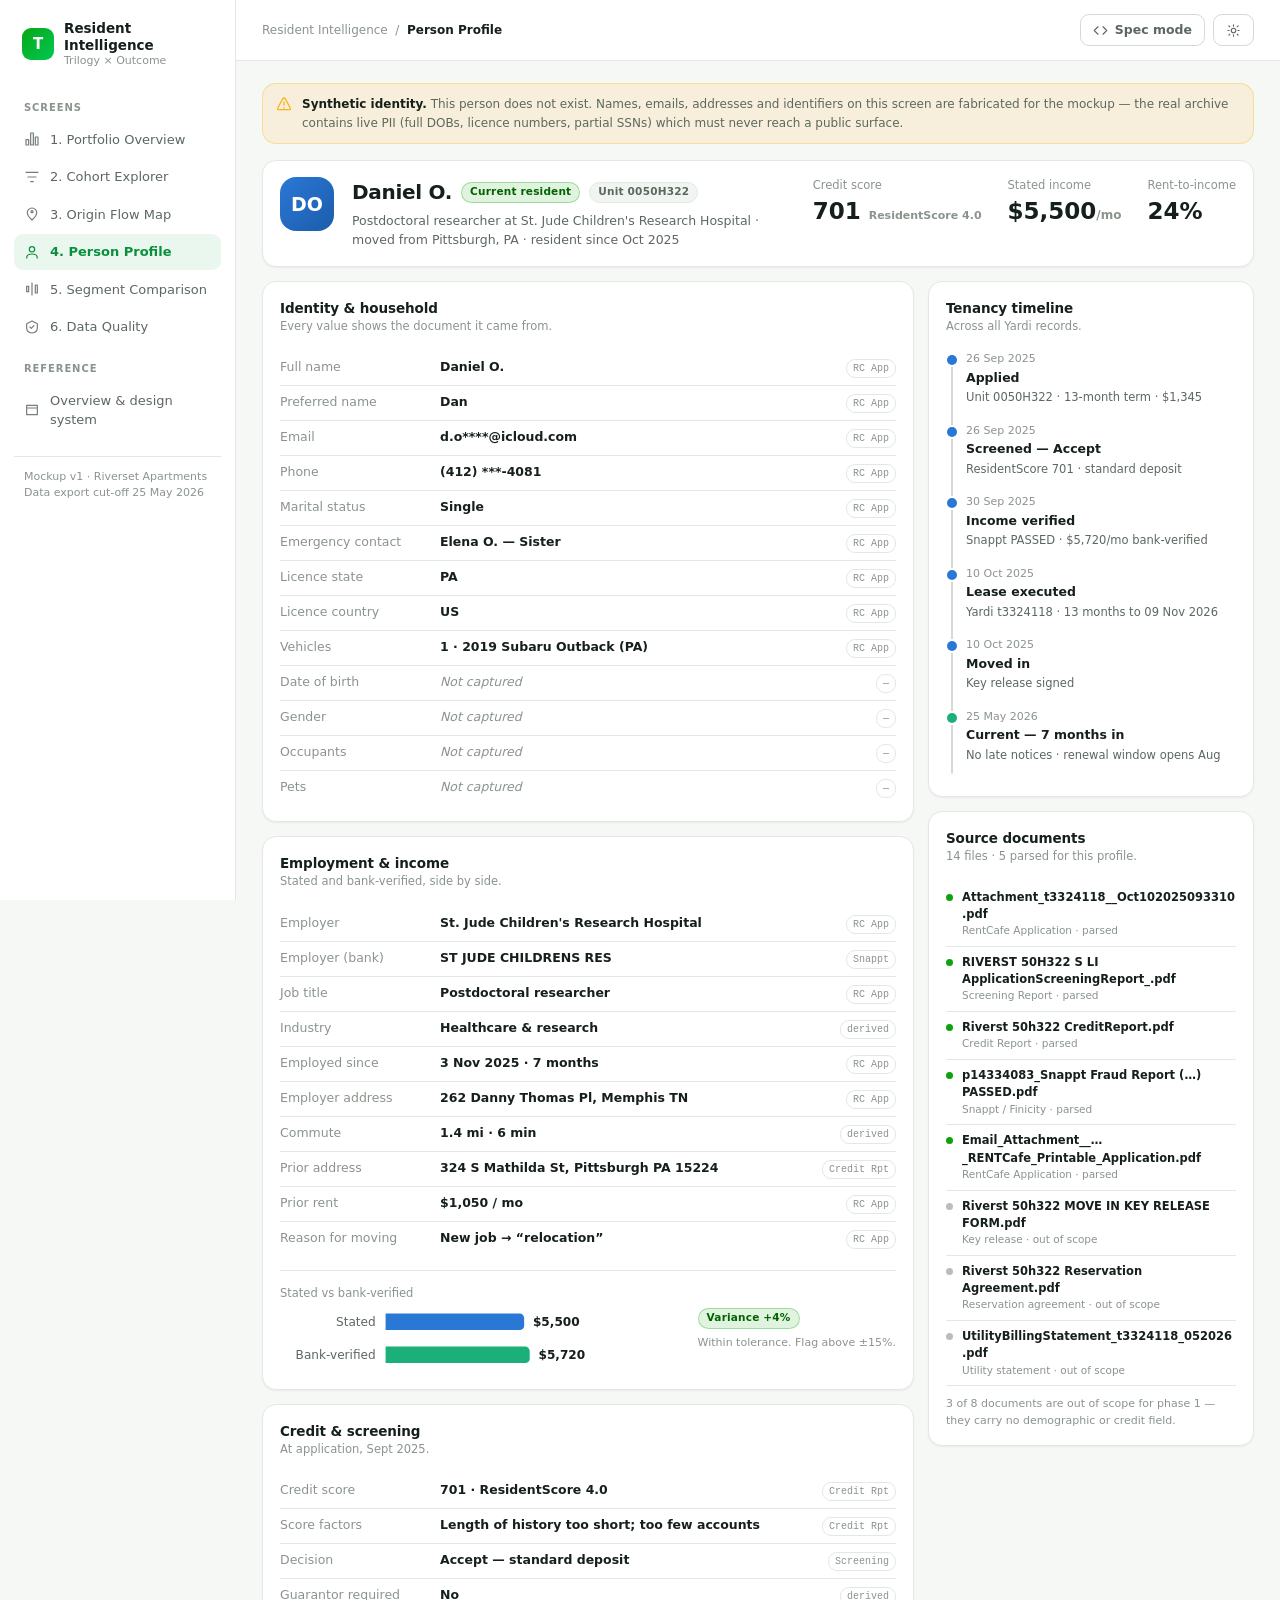
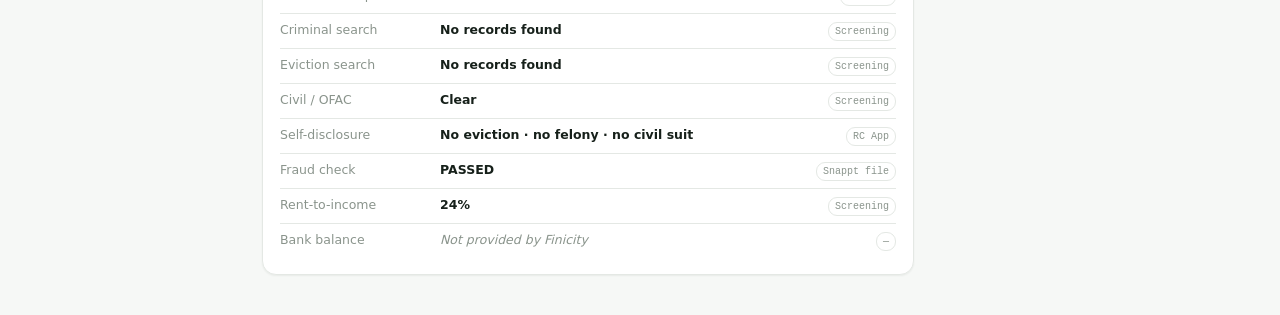
<file: resident-intelligence/04-person-profile.html>
<!doctype html>
<html lang="en">
<head>
<meta charset="utf-8">
<meta name="viewport" content="width=device-width, initial-scale=1">
<title>Person Profile — Trilogy Resident Intelligence</title>
<link rel="stylesheet" href="assets/app.css">
<style>
  .phead { display:flex; gap:18px; align-items:flex-start; flex-wrap:wrap; }
  .avatar {
    width:54px; height:54px; border-radius:16px; flex:none; display:flex; align-items:center;
    justify-content:center; font-size:19px; font-weight:750; color:#fff;
    background:linear-gradient(135deg,var(--s1),#1c5cab);
  }
  .tl { position:relative; padding-left:20px; }
  .tl::before { content:''; position:absolute; left:5px; top:6px; bottom:6px; width:2px; background:var(--border-strong); border-radius:1px; }
  .tl-i { position:relative; padding:0 0 16px 0; }
  .tl-i::before {
    content:''; position:absolute; left:-19px; top:4px; width:10px; height:10px; border-radius:50%;
    background:var(--s1); box-shadow:0 0 0 2px var(--surface);
  }
  .tl-i.past::before  { background:var(--s2); }
  .tl-i.now::before   { background:var(--s3); }
  .tl-d { font-size:11px; color:var(--ink-3); font-variant-numeric:tabular-nums; }
  .tl-t { font-size:12.5px; font-weight:650; margin:1px 0 2px; }
  .tl-s { font-size:11.5px; color:var(--ink-2); }
  .src {
    display:inline-flex; align-items:center; gap:4px; font-size:10px; color:var(--ink-3);
    border:1px solid var(--border); border-radius:9px; padding:1px 6px; margin-left:6px;
    font-family:ui-monospace,SFMono-Regular,Menlo,monospace;
  }
  .fieldrow { display:grid; grid-template-columns:150px 1fr auto; gap:10px; align-items:baseline;
    padding:7px 0; border-bottom:1px solid var(--border); font-size:12.5px; }
  .fieldrow:last-child { border-bottom:0; }
  .fieldrow .fk { color:var(--ink-3); }
  .fieldrow .fv { font-weight:600; }
  .fieldrow .fv.na { color:var(--ink-3); font-weight:500; font-style:italic; }
</style>
</head>
<body>
<div class="app">
  <aside class="side"></aside>
  <div class="main">
    <header class="top"><div class="top-right"></div></header>
    <div class="page">

      <div class="notice">
        <svg viewBox="0 0 24 24" fill="none" stroke="currentColor" stroke-width="1.9" stroke-linecap="round"><path d="M12 9v5M12 17.5v.5M10.3 3.9 2.5 18a1.7 1.7 0 0 0 1.5 2.6h16a1.7 1.7 0 0 0 1.5-2.6L13.7 3.9a1.7 1.7 0 0 0-3 0z"/></svg>
        <div><b>Synthetic identity.</b> This person does not exist. Names, emails, addresses and identifiers on
        this screen are fabricated for the mockup — the real archive contains live PII (full DOBs, licence
        numbers, partial SSNs) which must never reach a public surface.</div>
      </div>

      <!-- ================= HEADER ========================================= -->
      <div class="card" style="margin-bottom:14px">
        <div class="phead">
          <div class="avatar">DO</div>
          <div style="flex:1;min-width:230px">
            <div style="display:flex;align-items:center;gap:9px;flex-wrap:wrap">
              <h1 style="font-size:20px;font-weight:750;margin:0;letter-spacing:-.3px">Daniel O.</h1>
              <span class="badge ok">Current resident</span>
              <span class="badge">Unit 0050H322</span>
              <span class="anno-i">person.person_id = p_00418</span>
            </div>
            <div style="font-size:12.5px;color:var(--ink-2);margin-top:5px">
              Postdoctoral researcher at St. Jude Children's Research Hospital ·
              moved from Pittsburgh, PA · resident since Oct 2025
            </div>
          </div>
          <div style="display:flex;gap:26px;flex-wrap:wrap">
            <div><div style="font-size:11.5px;color:var(--ink-3)">Credit score</div>
              <div style="font-size:23px;font-weight:750">701 <span style="font-size:11px;font-weight:600;color:var(--ink-3)">ResidentScore 4.0</span></div></div>
            <div><div style="font-size:11.5px;color:var(--ink-3)">Stated income</div>
              <div style="font-size:23px;font-weight:750">$5,500<span style="font-size:12px;color:var(--ink-3)">/mo</span></div></div>
            <div><div style="font-size:11.5px;color:var(--ink-3)">Rent-to-income</div>
              <div style="font-size:23px;font-weight:750">24%</div></div>
          </div>
        </div>
        <div class="anno"><span class="a-h">Binding</span>
          Header pulls <code>person</code>, the most recent <code>credit_profile</code>, and the active
          <code>tenancy</code>. <b>Funnel stage is computed at read time</b> from lease dates —
          the export is dated 25 May 2026, so a stored status would already be stale.</div>
      </div>

      <div class="grid g-2-1" style="margin-bottom:14px">

        <!-- ================= FIELD PANELS ================================ -->
        <div>
          <div class="card" style="margin-bottom:14px">
            <div class="card-h"><div><h3>Identity &amp; household</h3>
              <p class="card-sub">Every value shows the document it came from.</p></div></div>
            <div id="fIdentity"></div>
            <div class="anno"><span class="a-h">Coverage behaviour</span>
              Blank is a first-class state. <b>Date of birth, gender, occupants and pets are unavailable
              by design</b> — measured yield was 9%, 0%, 0% and 0%. The UI must say “not captured”, never
              render an empty cell that reads as zero.</div>
          </div>

          <div class="card" style="margin-bottom:14px">
            <div class="card-h"><div><h3>Employment &amp; income</h3>
              <p class="card-sub">Stated and bank-verified, side by side.</p></div></div>
            <div id="fEmp"></div>

            <hr class="rule">
            <div style="display:flex;gap:14px;align-items:center;flex-wrap:wrap">
              <div style="flex:1;min-width:180px">
                <div style="font-size:11.5px;color:var(--ink-3);margin-bottom:5px">Stated vs bank-verified</div>
                <div id="incCompare" style="max-width:330px"></div>
              </div>
              <div style="min-width:150px">
                <span class="badge ok">Variance +4%</span>
                <div style="font-size:11px;color:var(--ink-3);margin-top:6px;line-height:1.5">
                  Within tolerance. Flag above ±15%.</div>
              </div>
            </div>
            <div class="anno"><span class="a-h">Binding</span>
              <code>employment.stated_monthly_income</code> (RentCafe) vs
              <code>income_verification.verified_gross_monthly</code> (Snappt/Finicity).
              <b>Two columns, never one.</b> The delta is the fraud signal — it is the whole reason to keep them apart.</div>
          </div>

          <div class="card">
            <div class="card-h"><div><h3>Credit &amp; screening</h3>
              <p class="card-sub">At application, Sept 2025.</p></div></div>
            <div id="fCredit"></div>
            <div class="anno"><span class="a-h">Binding</span>
              <code>credit_profile</code> — Credit Report + Applicant Screening Report.
              <b>Score is meaningless without its model</b>; ResidentScore 3.0/4.0 and Experian are
              different scales. Store and render them together, always.</div>
          </div>
        </div>

        <!-- ================= TIMELINE + SOURCES ========================== -->
        <div>
          <div class="card" style="margin-bottom:14px">
            <div class="card-h"><div><h3>Tenancy timeline</h3>
              <p class="card-sub">Across all Yardi records.</p></div></div>
            <div class="tl" id="timeline"></div>
            <div class="anno"><span class="a-h">The migration trap</span>
              This person has <b>two Yardi tenant IDs</b> — <code>t1259162</code> (legacy) and
              <code>t3324118</code> (post-migration). 455 folders (29%) look like this. Key the timeline on
              <code>tenancy_id</code>, never on <code>yardi_tenant_id</code>, or every tenure figure halves.</div>
          </div>

          <div class="card">
            <div class="card-h"><div><h3>Source documents</h3>
              <p class="card-sub">14 files · 5 parsed for this profile.</p></div></div>
            <div id="docs"></div>
            <div class="anno"><span class="a-h">Provenance</span>
              Every field links back to its <code>document.drive_file_id</code>. This panel is how a
              leasing manager audits a value they doubt — and how the team debugs an extractor.</div>
          </div>
        </div>
      </div>

    </div>
  </div>
</div>

<script src="assets/app.js"></script>
<script>
shell('person', 'Person Profile');

function fields(el, rows) {
  document.getElementById(el).innerHTML = rows.map(r => `
    <div class="fieldrow">
      <span class="fk">${r.k}</span>
      <span class="fv ${r.na ? 'na' : ''}">${r.v}</span>
      <span class="src" title="${r.srcFull || r.src}">${r.src}</span>
    </div>`).join('');
}

fields('fIdentity', [
  { k:'Full name',        v:'Daniel O.',                  src:'RC App' },
  { k:'Preferred name',   v:'Dan',                        src:'RC App' },
  { k:'Email',            v:'d.o****@icloud.com',         src:'RC App' },
  { k:'Phone',            v:'(412) ***-4081',             src:'RC App' },
  { k:'Marital status',   v:'Single',                     src:'RC App' },
  { k:'Emergency contact',v:'Elena O. — Sister',          src:'RC App' },
  { k:'Licence state',    v:'PA',                         src:'RC App' },
  { k:'Licence country',  v:'US',                         src:'RC App' },
  { k:'Vehicles',         v:'1 · 2019 Subaru Outback (PA)', src:'RC App' },
  { k:'Date of birth',    v:'Not captured',  na:1,        src:'—', srcFull:'9% yield across the archive' },
  { k:'Gender',           v:'Not captured',  na:1,        src:'—', srcFull:'Blue Moon field empty in 10/10 samples' },
  { k:'Occupants',        v:'Not captured',  na:1,        src:'—', srcFull:'0/44 RentCafe apps carry an occupant block' },
  { k:'Pets',             v:'Not captured',  na:1,        src:'—', srcFull:'Requires the Pet Addendum — phase 6' },
]);

fields('fEmp', [
  { k:'Employer',          v:"St. Jude Children's Research Hospital", src:'RC App' },
  { k:'Employer (bank)',   v:'ST JUDE CHILDRENS RES',                 src:'Snappt' },
  { k:'Job title',         v:'Postdoctoral researcher',               src:'RC App' },
  { k:'Industry',          v:'Healthcare &amp; research',             src:'derived' },
  { k:'Employed since',    v:'3 Nov 2025 · 7 months',                 src:'RC App' },
  { k:'Employer address',  v:'262 Danny Thomas Pl, Memphis TN',       src:'RC App' },
  { k:'Commute',           v:'1.4 mi · 6 min',                        src:'derived' },
  { k:'Prior address',     v:'324 S Mathilda St, Pittsburgh PA 15224',src:'Credit Rpt' },
  { k:'Prior rent',        v:'$1,050 / mo',                           src:'RC App' },
  { k:'Reason for moving', v:'New job → “relocation”',                src:'RC App' },
]);

fields('fCredit', [
  { k:'Credit score',      v:'701 · ResidentScore 4.0',    src:'Credit Rpt' },
  { k:'Score factors',     v:'Length of history too short; too few accounts', src:'Credit Rpt' },
  { k:'Decision',          v:'Accept — standard deposit',  src:'Screening' },
  { k:'Guarantor required',v:'No',                         src:'derived' },
  { k:'Criminal search',   v:'No records found',           src:'Screening' },
  { k:'Eviction search',   v:'No records found',           src:'Screening' },
  { k:'Civil / OFAC',      v:'Clear',                      src:'Screening' },
  { k:'Self-disclosure',   v:'No eviction · no felony · no civil suit', src:'RC App' },
  { k:'Fraud check',       v:'PASSED',                     src:'Snappt file' },
  { k:'Rent-to-income',    v:'24%',                        src:'Screening' },
  { k:'Bank balance',      v:'Not provided by Finicity', na:1, src:'—' },
]);

/* --------------------------------------------------- income comparison -- */
(function () {
  const rows = [{ k:'Stated', v:5500, c:'var(--s1)' }, { k:'Bank-verified', v:5720, c:'var(--s3)' }];
  const W = 300, rowH = 30, padL = 96, padR = 62, max = 6200;
  document.getElementById('incCompare').innerHTML = `
  <svg class="chart" viewBox="0 0 ${W} ${rows.length * rowH}" role="img" aria-label="Stated versus bank-verified income">
    ${rows.map((r, i) => {
      const y = i * rowH + 6, bh = 15, bw = (W - padL - padR) * r.v / max;
      return `<text class="axlbl" x="${padL - 9}" y="${y + bh / 2 + 4}" text-anchor="end">${r.k}</text>
        <path d="M${padL},${y} h${bw - 4} a4,4 0 0 1 4,4 v${bh - 8} a4,4 0 0 1 -4,4 h-${bw - 4} z" fill="${r.c}"/>
        <text class="vlbl" x="${padL + bw + 8}" y="${y + bh / 2 + 4}">$${r.v.toLocaleString()}</text>`;
    }).join('')}
  </svg>`;
})();

/* ------------------------------------------------------------ TIMELINE -- */
const TL = [
  { d:'26 Sep 2025', t:'Applied',                s:'Unit 0050H322 · 13-month term · $1,345', cls:'' },
  { d:'26 Sep 2025', t:'Screened — Accept',      s:'ResidentScore 701 · standard deposit',   cls:'' },
  { d:'30 Sep 2025', t:'Income verified',        s:'Snappt PASSED · $5,720/mo bank-verified', cls:'' },
  { d:'10 Oct 2025', t:'Lease executed',         s:'Yardi t3324118 · 13 months to 09 Nov 2026', cls:'' },
  { d:'10 Oct 2025', t:'Moved in',               s:'Key release signed',                     cls:'' },
  { d:'25 May 2026', t:'Current — 7 months in',  s:'No late notices · renewal window opens Aug', cls:'now' },
];
document.getElementById('timeline').innerHTML = TL.map(i => `
  <div class="tl-i ${i.cls}">
    <div class="tl-d">${i.d}</div>
    <div class="tl-t">${i.t}</div>
    <div class="tl-s">${i.s}</div>
  </div>`).join('');

/* ---------------------------------------------------------------- DOCS -- */
const DOCS = [
  { n:'Attachment_t3324118__Oct102025093310.pdf', t:'RentCafe Application', ok:1 },
  { n:'RIVERST 50H322 S LI ApplicationScreeningReport_.pdf', t:'Screening Report', ok:1 },
  { n:'Riverst 50h322 CreditReport.pdf', t:'Credit Report', ok:1 },
  { n:'p14334083_Snappt Fraud Report (…) PASSED.pdf', t:'Snappt / Finicity', ok:1 },
  { n:'Email_Attachment__…_RENTCafe_Printable_Application.pdf', t:'RentCafe Application', ok:1 },
  { n:'Riverst 50h322 MOVE IN KEY RELEASE FORM.pdf', t:'Key release', ok:0 },
  { n:'Riverst 50h322 Reservation Agreement.pdf', t:'Reservation agreement', ok:0 },
  { n:'UtilityBillingStatement_t3324118_052026.pdf', t:'Utility statement', ok:0 },
];
document.getElementById('docs').innerHTML = DOCS.map(d => `
  <div style="display:flex;gap:9px;align-items:flex-start;padding:7px 0;border-bottom:1px solid var(--border)">
    <span style="width:7px;height:7px;border-radius:50%;flex:none;margin-top:5px;background:${d.ok ? 'var(--ok)' : 'var(--s-null)'}"></span>
    <div style="min-width:0;flex:1">
      <div style="font-size:11.5px;font-weight:600;overflow-wrap:anywhere">${d.n}</div>
      <div style="font-size:10.5px;color:var(--ink-3)">${d.t} · ${d.ok ? 'parsed' : 'out of scope'}</div>
    </div>
  </div>`).join('') +
  `<div style="font-size:11px;color:var(--ink-3);margin-top:10px;line-height:1.5">
     3 of 8 documents are out of scope for phase 1 — they carry no demographic or credit field.</div>`;
</script>
</body>
</html>
</file>
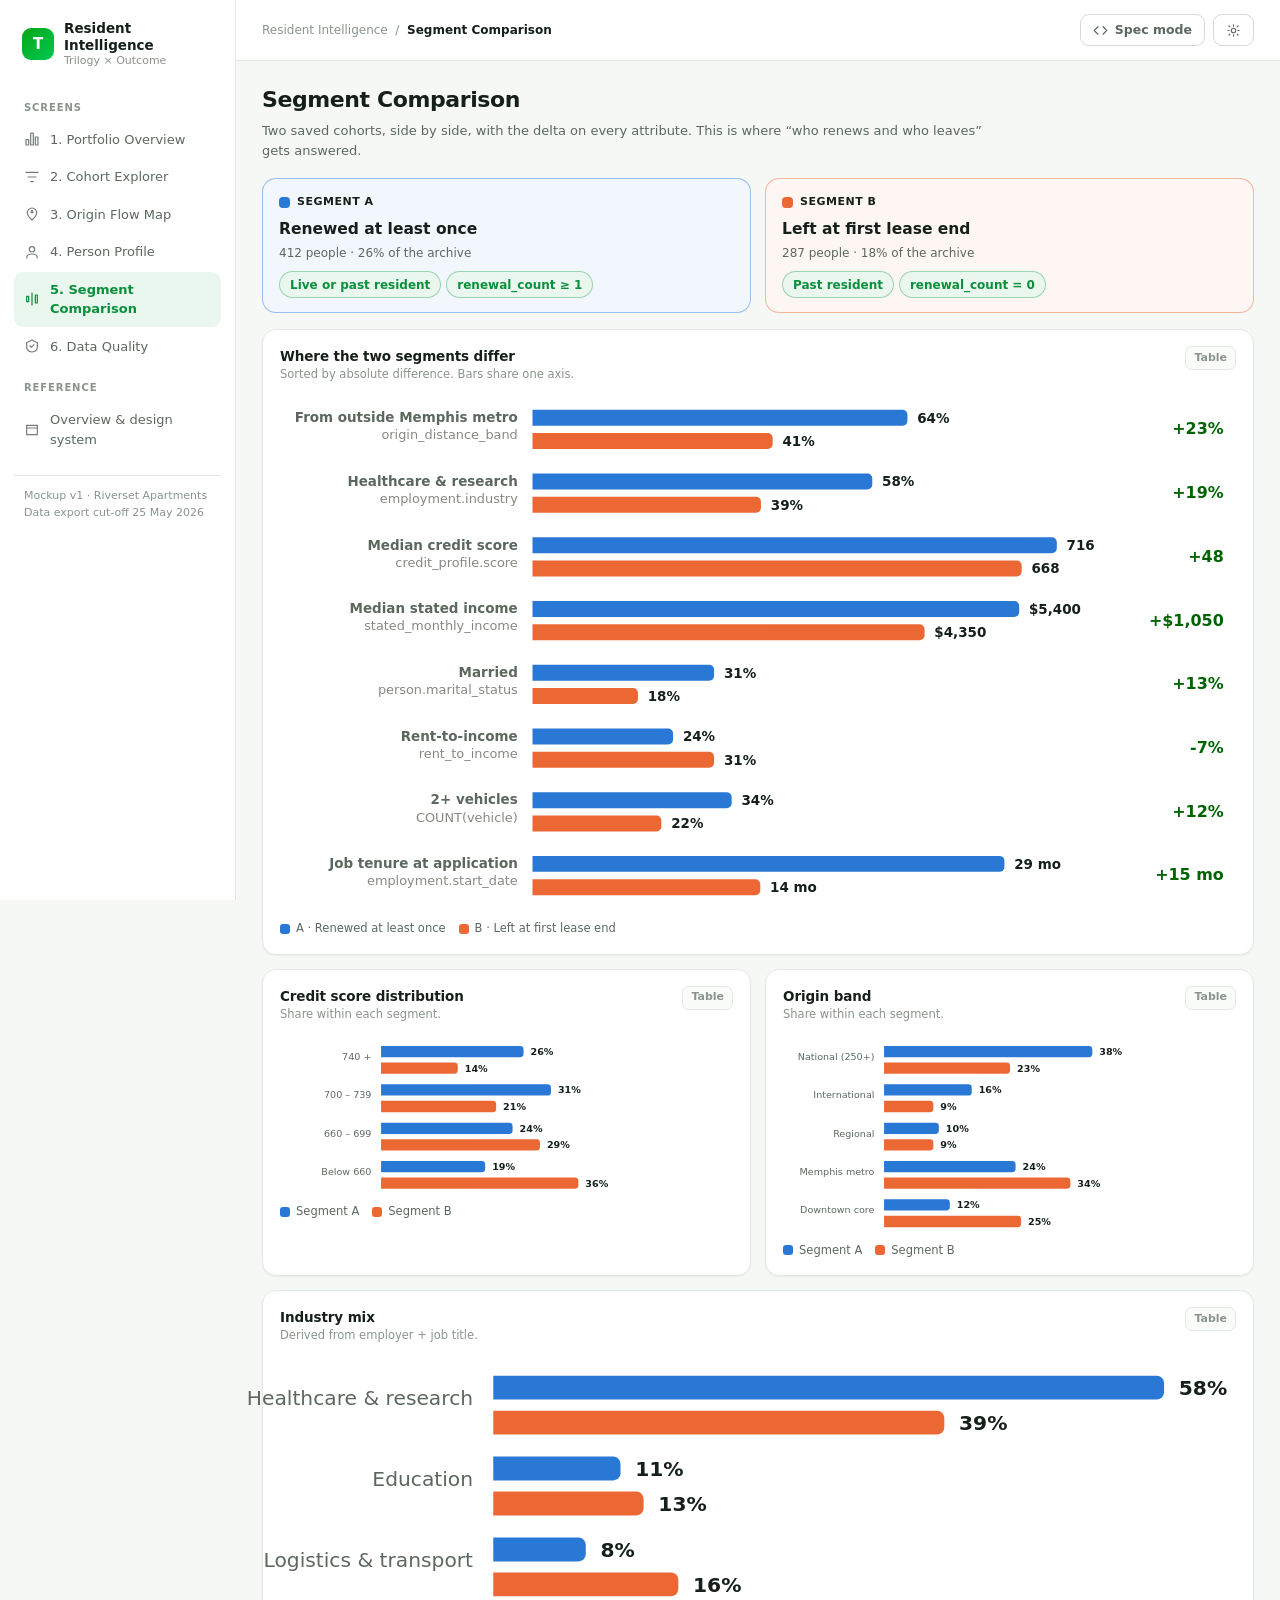
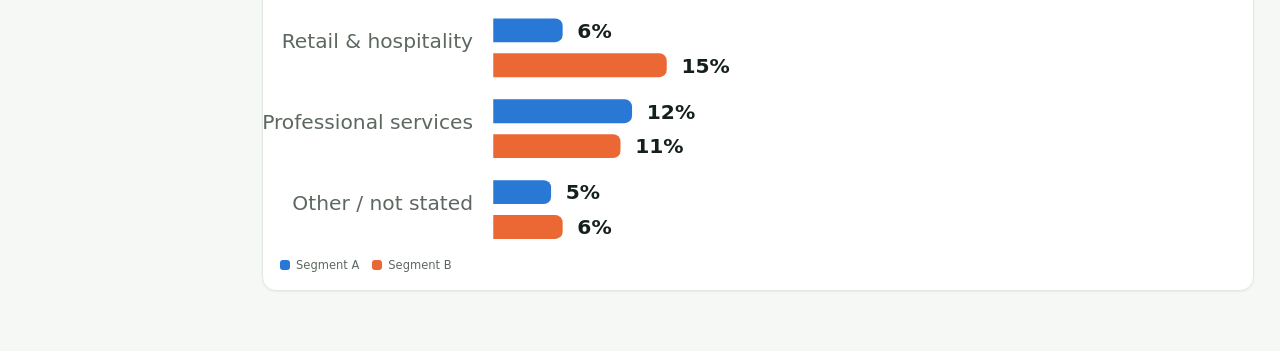
<file: resident-intelligence/05-segment-comparison.html>
<!doctype html>
<html lang="en">
<head>
<meta charset="utf-8">
<meta name="viewport" content="width=device-width, initial-scale=1">
<title>Segment Comparison — Trilogy Resident Intelligence</title>
<link rel="stylesheet" href="assets/app.css">
<style>
  .seg { display:grid; grid-template-columns:1fr 1fr; gap:14px; margin-bottom:16px; }
  @media (max-width:900px){ .seg { grid-template-columns:1fr; } }
  .segcard { padding:14px 16px; border-radius:var(--radius); border:1px solid var(--border); background:var(--surface); }
  .segcard.a { border-color:color-mix(in srgb,var(--s1) 45%,transparent); background:color-mix(in srgb,var(--s1) 6%,var(--surface)); }
  .segcard.b { border-color:color-mix(in srgb,var(--s2) 45%,transparent); background:color-mix(in srgb,var(--s2) 6%,var(--surface)); }
  .segkey { display:inline-flex; align-items:center; gap:7px; font-size:11px; font-weight:750; letter-spacing:.5px; text-transform:uppercase; margin-bottom:7px; }
  .segkey .d { width:11px; height:11px; border-radius:4px; }
  .segname { font-size:15.5px; font-weight:700; margin-bottom:3px; }
  .segn { font-size:12px; color:var(--ink-2); }
  .segdefs { display:flex; flex-wrap:wrap; gap:5px; margin-top:9px; }

  .drow { display:grid; grid-template-columns:190px 1fr 78px; gap:14px; align-items:center;
          padding:11px 0; border-bottom:1px solid var(--border); }
  .drow:last-child { border-bottom:0; }
  .dlabel { font-size:12.5px; font-weight:600; }
  .dsub { font-size:10.5px; color:var(--ink-3); font-weight:400; }
  .ddelta { text-align:right; font-size:13px; font-weight:750; font-variant-numeric:tabular-nums; }
</style>
</head>
<body>
<div class="app">
  <aside class="side"></aside>
  <div class="main">
    <header class="top"><div class="top-right"></div></header>
    <div class="page">

      <div class="page-head">
        <h1>Segment Comparison</h1>
        <p>Two saved cohorts, side by side, with the delta on every attribute. This is where
           “who renews and who leaves” gets answered.</p>
      </div>

      <div class="specbar">
        <div><b>Two series only.</b> Segment A is always slot 1 (blue), Segment B always slot 2 (orange) —
        <b>colour follows the segment, not its rank</b>, so swapping which is larger must never repaint them.
        Paired bars on one shared axis; never a dual axis.</div>
      </div>

      <!-- ================= SEGMENT PICKERS =============================== -->
      <div class="seg">
        <div class="segcard a">
          <div class="segkey"><span class="d" style="background:var(--s1)"></span>Segment A</div>
          <div class="segname">Renewed at least once</div>
          <div class="segn">412 people · 26% of the archive</div>
          <div class="segdefs">
            <span class="chip on">Live or past resident</span>
            <span class="chip on">renewal_count ≥ 1</span>
          </div>
        </div>
        <div class="segcard b">
          <div class="segkey"><span class="d" style="background:var(--s2)"></span>Segment B</div>
          <div class="segname">Left at first lease end</div>
          <div class="segn">287 people · 18% of the archive</div>
          <div class="segdefs">
            <span class="chip on">Past resident</span>
            <span class="chip on">renewal_count = 0</span>
          </div>
        </div>
      </div>

      <!-- ================= HEADLINE DELTAS =============================== -->
      <div class="card" style="margin-bottom:14px">
        <div class="card-h">
          <div><h3>Where the two segments differ</h3>
          <p class="card-sub">Sorted by absolute difference. Bars share one axis.</p></div>
          <div class="tools"><button class="mini" data-table-toggle>Table</button></div>
        </div>
        <div class="vizwrap"><div id="deltas"></div>
          <div class="legend">
            <span class="li"><span class="sw" style="background:var(--s1)"></span>A · Renewed at least once</span>
            <span class="li"><span class="sw" style="background:var(--s2)"></span>B · Left at first lease end</span>
          </div>
        </div>
        <div class="tblwrap"><table class="tbl" id="deltasTbl"></table></div>
        <div class="anno"><span class="a-h">Binding</span>
          Each row is an aggregate over the two cohort predicates.
          <b>Report n per segment per row</b> — coverage differs by field, so a delta computed over 81%
          of A and 54% of B is not the same claim as one computed over both in full.</div>
      </div>

      <!-- ================= DISTRIBUTIONS ================================= -->
      <div class="grid g2" style="margin-bottom:14px">

        <div class="card">
          <div class="card-h"><div><h3>Credit score distribution</h3>
            <p class="card-sub">Share within each segment.</p></div>
            <div class="tools"><button class="mini" data-table-toggle>Table</button></div></div>
          <div class="vizwrap"><div id="dCredit"></div>
            <div class="legend">
              <span class="li"><span class="sw" style="background:var(--s1)"></span>Segment A</span>
              <span class="li"><span class="sw" style="background:var(--s2)"></span>Segment B</span>
            </div>
          </div>
          <div class="tblwrap"><table class="tbl" id="dCreditTbl"></table></div>
          <div class="anno"><span class="a-h">Read as share, not count</span>
            The segments are different sizes (412 vs 287). <b>Normalise to share within segment</b> or the
            larger cohort wins every bar and the chart says nothing.</div>
        </div>

        <div class="card">
          <div class="card-h"><div><h3>Origin band</h3>
            <p class="card-sub">Share within each segment.</p></div>
            <div class="tools"><button class="mini" data-table-toggle>Table</button></div></div>
          <div class="vizwrap"><div id="dOrigin"></div>
            <div class="legend">
              <span class="li"><span class="sw" style="background:var(--s1)"></span>Segment A</span>
              <span class="li"><span class="sw" style="background:var(--s2)"></span>Segment B</span>
            </div>
          </div>
          <div class="tblwrap"><table class="tbl" id="dOriginTbl"></table></div>
          <div class="anno"><span class="a-h">The finding to chase</span>
            Long-distance movers over-index in Segment A. If that holds at full coverage it is a
            direct marketing input — and it is the reason screen 3 exists.</div>
        </div>
      </div>

      <!-- ================= INDUSTRY ====================================== -->
      <div class="card">
        <div class="card-h"><div><h3>Industry mix</h3>
          <p class="card-sub">Derived from employer + job title.</p></div>
          <div class="tools"><button class="mini" data-table-toggle>Table</button></div></div>
        <div class="vizwrap"><div id="dInd"></div>
          <div class="legend">
            <span class="li"><span class="sw" style="background:var(--s1)"></span>Segment A</span>
            <span class="li"><span class="sw" style="background:var(--s2)"></span>Segment B</span>
          </div>
        </div>
        <div class="tblwrap"><table class="tbl" id="dIndTbl"></table></div>
        <div class="anno"><span class="a-h">Binding</span>
          <code>employment.industry</code> — LLM-derived in pipeline stage 6, not a source field.
          <b>Version the classifier</b> and store which version produced each row, or comparisons drift
          silently when the prompt changes.</div>
      </div>

    </div>
  </div>
</div>

<script src="assets/app.js"></script>
<script>
shell('compare', 'Segment Comparison');

/* -------------------------------------------------- HEADLINE DELTAS ----- */
const D = [
  { k:'From outside Memphis metro', sub:'origin_distance_band', a:64, b:41, unit:'%' },
  { k:'Healthcare & research',      sub:'employment.industry',  a:58, b:39, unit:'%' },
  { k:'Median credit score',        sub:'credit_profile.score', a:716, b:668, unit:'', scale:800 },
  { k:'Median stated income',       sub:'stated_monthly_income',a:5400, b:4350, unit:'$', scale:6500 },
  { k:'Married',                    sub:'person.marital_status',a:31, b:18, unit:'%' },
  { k:'Rent-to-income',             sub:'rent_to_income',       a:24, b:31, unit:'%', invert:1 },
  { k:'2+ vehicles',                sub:'COUNT(vehicle)',       a:34, b:22, unit:'%' },
  { k:'Job tenure at application',  sub:'employment.start_date',a:29, b:14, unit:' mo', scale:36 },
];
(function () {
  const W = 780, rowH = 52, padL = 206, padR = 96, H = D.length * rowH;
  const fmtv = d => d.unit === '$' ? '$' + d.a.toLocaleString() : d.a + d.unit;
  document.getElementById('deltas').innerHTML = `
  <svg class="chart" viewBox="0 0 ${W} ${H}" role="img" aria-label="Attribute comparison between segments">
  ${D.map((d, i) => {
    const scale = d.scale || 100, plot = W - padL - padR;
    const wa = plot * d.a / scale, wb = plot * d.b / scale, bh = 13, y = i * rowH + 8;
    const va = d.unit === '$' ? '$' + d.a.toLocaleString() : d.a + d.unit;
    const vb = d.unit === '$' ? '$' + d.b.toLocaleString() : d.b + d.unit;
    const diff = d.a - d.b;
    const good = d.invert ? diff < 0 : diff > 0;
    return `
    <text class="axlbl" x="${padL - 12}" y="${y + 10}" text-anchor="end" style="font-weight:650">${d.k}</text>
    <text class="ax" x="${padL - 12}" y="${y + 24}" text-anchor="end">${d.sub}</text>
    <path d="M${padL},${y} h${wa - 4} a4,4 0 0 1 4,4 v${bh - 8} a4,4 0 0 1 -4,4 h-${wa - 4} z" fill="var(--s1)"/>
    <text class="vlbl" x="${padL + wa + 8}" y="${y + bh / 2 + 4}">${va}</text>
    <path d="M${padL},${y + bh + 6} h${wb - 4} a4,4 0 0 1 4,4 v${bh - 8} a4,4 0 0 1 -4,4 h-${wb - 4} z" fill="var(--s2)"/>
    <text class="vlbl" x="${padL + wb + 8}" y="${y + bh + 6 + bh / 2 + 4}">${vb}</text>
    <text x="${W - 10}" y="${y + 20}" text-anchor="end"
          style="font-size:13px;font-weight:750;fill:${good ? 'var(--ok-text)' : 'var(--crit)'};font-family:var(--font)">
      ${d.unit === '$'
        ? (diff < 0 ? '−$' : '+$') + Math.abs(diff).toLocaleString()
        : (diff > 0 ? '+' : '') + diff + d.unit}</text>
    <rect class="hit" x="0" y="${i * rowH}" width="${W}" height="${rowH}" tabindex="0"
      data-tip="<div class='t-h'>${d.k}</div>
        <div class='t-r'><span>A · Renewed</span><b>${va}</b></div>
        <div class='t-r'><span>B · Left</span><b>${vb}</b></div>
        <div class='t-r'><span>Difference</span><b>${diff > 0 ? '+' : ''}${diff}${d.unit}</b></div>"/>`;
  }).join('')}
  </svg>`;
  document.getElementById('deltasTbl').innerHTML =
    `<thead><tr><th>Attribute</th><th>Field</th><th class="num">Segment A</th><th class="num">Segment B</th><th class="num">Δ</th></tr></thead><tbody>` +
    D.map(d => `<tr><td>${d.k}</td><td>${d.sub}</td>
      <td class="num">${d.unit === '$' ? '$' + d.a.toLocaleString() : d.a + d.unit}</td>
      <td class="num">${d.unit === '$' ? '$' + d.b.toLocaleString() : d.b + d.unit}</td>
      <td class="num">${d.unit === '$'
        ? (d.a - d.b < 0 ? '−$' : '+$') + Math.abs(d.a - d.b).toLocaleString()
        : (d.a - d.b > 0 ? '+' : '') + (d.a - d.b) + d.unit}</td></tr>`).join('') + `</tbody>`;
})();

/* ------------------------------------------------- PAIRED DISTRIBUTIONS - */
function paired(id, tid, cats, dim) {
  const W = 520, rowH = 44, padL = 116, padR = 58, H = cats.length * rowH;
  document.getElementById(id).innerHTML = `
  <svg class="chart" viewBox="0 0 ${W} ${H}" role="img" aria-label="${dim} by segment">
  ${cats.map((c, i) => {
    const plot = W - padL - padR, bh = 13, y = i * rowH + 8;
    const wa = plot * c.a / 55, wb = plot * c.b / 55;
    return `
    <text class="axlbl" x="${padL - 11}" y="${y + 16}" text-anchor="end">${c.k}</text>
    <path d="M${padL},${y} h${Math.max(2, wa - 4)} a4,4 0 0 1 4,4 v${bh - 8} a4,4 0 0 1 -4,4 h-${Math.max(2, wa - 4)} z" fill="var(--s1)"/>
    <text class="vlbl" x="${padL + wa + 8}" y="${y + bh / 2 + 4}">${c.a}%</text>
    <path d="M${padL},${y + bh + 6} h${Math.max(2, wb - 4)} a4,4 0 0 1 4,4 v${bh - 8} a4,4 0 0 1 -4,4 h-${Math.max(2, wb - 4)} z" fill="var(--s2)"/>
    <text class="vlbl" x="${padL + wb + 8}" y="${y + bh + 6 + bh / 2 + 4}">${c.b}%</text>
    <rect class="hit" x="0" y="${i * rowH}" width="${W}" height="${rowH}" tabindex="0"
      data-tip="<div class='t-h'>${c.k}</div><div class='t-r'><span>Segment A</span><b>${c.a}%</b></div>
        <div class='t-r'><span>Segment B</span><b>${c.b}%</b></div>"/>`;
  }).join('')}
  </svg>`;
  document.getElementById(tid).innerHTML =
    `<thead><tr><th>${dim}</th><th class="num">A</th><th class="num">B</th><th class="num">Δ</th></tr></thead><tbody>` +
    cats.map(c => `<tr><td>${c.k}</td><td class="num">${c.a}%</td><td class="num">${c.b}%</td>
      <td class="num">${c.a - c.b > 0 ? '+' : ''}${c.a - c.b}</td></tr>`).join('') + `</tbody>`;
}

paired('dCredit', 'dCreditTbl', [
  { k:'740 +',     a:26, b:14 }, { k:'700 – 739', a:31, b:21 },
  { k:'660 – 699', a:24, b:29 }, { k:'Below 660', a:19, b:36 },
], 'Credit band');

paired('dOrigin', 'dOriginTbl', [
  { k:'National (250+)', a:38, b:23 }, { k:'International', a:16, b:9 },
  { k:'Regional',        a:10, b:9 },  { k:'Memphis metro', a:24, b:34 },
  { k:'Downtown core',   a:12, b:25 },
], 'Origin band');

paired('dInd', 'dIndTbl', [
  { k:'Healthcare & research', a:58, b:39 }, { k:'Education', a:11, b:13 },
  { k:'Logistics & transport', a:8,  b:16 }, { k:'Retail & hospitality', a:6, b:15 },
  { k:'Professional services', a:12, b:11 }, { k:'Other / not stated', a:5, b:6 },
], 'Industry');
</script>
</body>
</html>
</file>
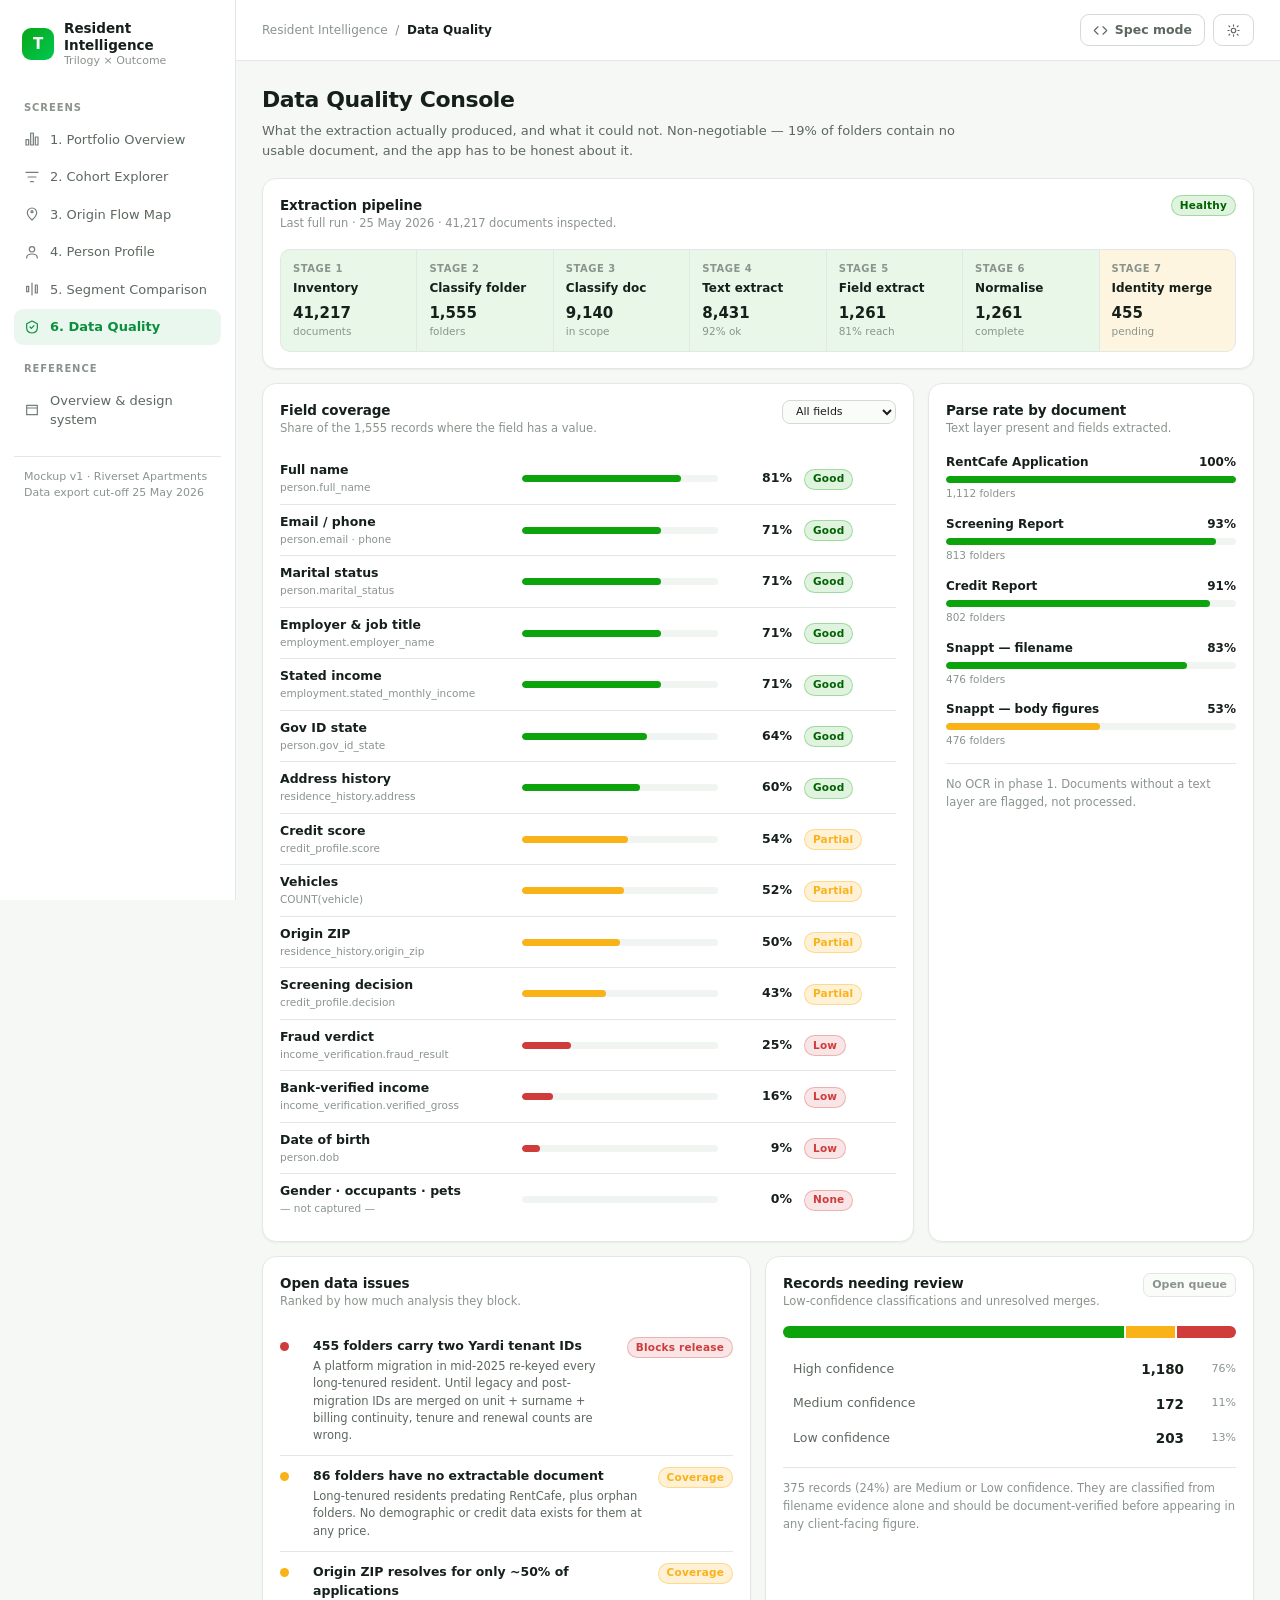
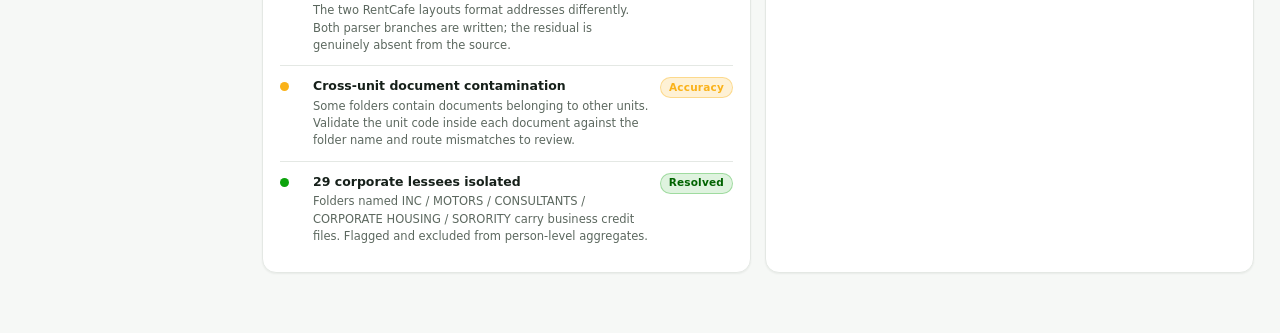
<file: resident-intelligence/06-data-quality-console.html>
<!doctype html>
<html lang="en">
<head>
<meta charset="utf-8">
<meta name="viewport" content="width=device-width, initial-scale=1">
<title>Data Quality Console — Trilogy Resident Intelligence</title>
<link rel="stylesheet" href="assets/app.css">
<style>
  .covrow { display:grid; grid-template-columns:230px 1fr 62px 92px; gap:12px; align-items:center;
            padding:8px 0; border-bottom:1px solid var(--border); }
  .covrow:last-child { border-bottom:0; }
  .covrow .fk { font-size:12.5px; font-weight:600; }
  .covrow .fs { font-size:10.5px; color:var(--ink-3); }
  .covrow .pc { text-align:right; font-size:12.5px; font-weight:700; font-variant-numeric:tabular-nums; }
  .pipe { display:flex; gap:0; align-items:stretch; flex-wrap:wrap; }
  .pstage { flex:1; min-width:104px; padding:11px 12px; border:1px solid var(--border);
            border-right:0; background:var(--surface-2); }
  .pstage:first-child { border-radius:10px 0 0 10px; }
  .pstage:last-child { border-radius:0 10px 10px 0; border-right:1px solid var(--border); }
  .pstage .pn { font-size:10px; font-weight:750; color:var(--ink-3); letter-spacing:.5px; }
  .pstage .pt { font-size:12px; font-weight:650; margin:3px 0 5px; }
  .pstage .pv { font-size:15px; font-weight:750; font-variant-numeric:tabular-nums; }
  .pstage.ok  { background:color-mix(in srgb,var(--ok) 9%,var(--surface)); }
  .pstage.wa  { background:color-mix(in srgb,var(--warn) 13%,var(--surface)); }
  .issue { display:grid; grid-template-columns:22px 1fr auto; gap:11px; align-items:flex-start;
           padding:11px 0; border-bottom:1px solid var(--border); }
  .issue:last-child { border-bottom:0; }
  .issue .it { font-size:12.5px; font-weight:650; margin-bottom:2px; }
  .issue .id { font-size:11.5px; color:var(--ink-2); line-height:1.5; }
</style>
</head>
<body>
<div class="app">
  <aside class="side"></aside>
  <div class="main">
    <header class="top"><div class="top-right"></div></header>
    <div class="page">

      <div class="page-head">
        <h1>Data Quality Console</h1>
        <p>What the extraction actually produced, and what it could not. Non-negotiable — 19% of folders
           contain no usable document, and the app has to be honest about it.</p>
      </div>

      <div class="specbar">
        <div><b>This screen is a feature, not diagnostics.</b> Coverage is a first-class metric: a
        credit-score distribution over 54% of the population is a different claim from one over 100%.
        Every chart elsewhere in the app reads its coverage figure from here.</div>
      </div>

      <!-- ================= PIPELINE HEALTH =============================== -->
      <div class="card" style="margin-bottom:14px">
        <div class="card-h"><div><h3>Extraction pipeline</h3>
          <p class="card-sub">Last full run · 25 May 2026 · 41,217 documents inspected.</p></div>
          <div class="tools"><span class="badge ok">Healthy</span></div></div>
        <div class="pipe" id="pipe"></div>
        <div class="anno"><span class="a-h">Binding</span>
          Stage counters come from the Temporal workflow's per-activity result.
          <b>Every stage is idempotent and re-runnable per folder</b>, so a failed extractor can be
          replayed without a full re-crawl.</div>
      </div>

      <div class="grid g-2-1" style="margin-bottom:14px">

        <!-- ================= FIELD COVERAGE ============================== -->
        <div class="card">
          <div class="card-h">
            <div><h3>Field coverage</h3>
            <p class="card-sub">Share of the 1,555 records where the field has a value.</p></div>
            <div class="tools">
              <select class="sel" style="height:24px;font-size:11px">
                <option>All fields</option><option>Demographic</option><option>Credit</option>
              </select>
            </div>
          </div>
          <div id="cov"></div>
          <div class="anno"><span class="a-h">Design rule</span>
            Bar colour is <b>status, not category</b> — good / warning / critical against a coverage
            threshold, shipped with the numeric label so colour never carries the meaning alone.
            Anything under 40% must be labelled in the UI wherever it is charted.</div>
        </div>

        <!-- ================= DOC PARSE RATE ============================== -->
        <div class="card">
          <div class="card-h"><div><h3>Parse rate by document</h3>
            <p class="card-sub">Text layer present and fields extracted.</p></div></div>
          <div id="parse"></div>
          <div class="anno"><span class="a-h">Measured, not assumed</span>
            These rates come from sampling real documents, not from guesses. Snappt's low body rate is
            why the <b>fraud verdict is read from the filename</b> instead.</div>
        </div>
      </div>

      <!-- ================= OPEN ISSUES =================================== -->
      <div class="grid g2">

        <div class="card">
          <div class="card-h"><div><h3>Open data issues</h3>
            <p class="card-sub">Ranked by how much analysis they block.</p></div></div>
          <div id="issues"></div>
          <div class="anno"><span class="a-h">Triage</span>
            Identity resolution is the only <b>blocking</b> issue — every tenure, renewal and lifetime
            figure is wrong until it is done. The rest degrade coverage but do not corrupt results.</div>
        </div>

        <div class="card">
          <div class="card-h"><div><h3>Records needing review</h3>
            <p class="card-sub">Low-confidence classifications and unresolved merges.</p></div>
            <div class="tools"><button class="mini">Open queue</button></div></div>
          <div id="review"></div>
          <div class="anno"><span class="a-h">Binding</span>
            <code>tenancy.classification_confidence</code> — the funnel classifier emits High / Medium / Low.
            <b>375 records are Medium or Low</b> and should be document-verified before they appear in a
            client-facing figure.</div>
        </div>
      </div>

    </div>
  </div>
</div>

<script src="assets/app.js"></script>
<script>
shell('quality', 'Data Quality');

/* ---------------------------------------------------------- PIPELINE ---- */
const PIPE = [
  { n:'STAGE 1', t:'Inventory',       v:'41,217', s:'documents', c:'ok' },
  { n:'STAGE 2', t:'Classify folder', v:'1,555',  s:'folders',   c:'ok' },
  { n:'STAGE 3', t:'Classify doc',    v:'9,140',  s:'in scope',  c:'ok' },
  { n:'STAGE 4', t:'Text extract',    v:'8,431',  s:'92% ok',    c:'ok' },
  { n:'STAGE 5', t:'Field extract',   v:'1,261',  s:'81% reach', c:'ok' },
  { n:'STAGE 6', t:'Normalise',       v:'1,261',  s:'complete',  c:'ok' },
  { n:'STAGE 7', t:'Identity merge',  v:'455',    s:'pending',   c:'wa' },
];
document.getElementById('pipe').innerHTML = PIPE.map(p => `
  <div class="pstage ${p.c}" tabindex="0" data-tip="<div class='t-h'>${p.t}</div>
      <div class='t-r'><span>${p.s}</span><b>${p.v}</b></div>">
    <div class="pn">${p.n}</div><div class="pt">${p.t}</div>
    <div class="pv">${p.v}</div>
    <div style="font-size:10.5px;color:var(--ink-3)">${p.s}</div>
  </div>`).join('');

/* ---------------------------------------------------------- COVERAGE --- */
const COV = [
  { k:'Full name',            f:'person.full_name',                  v:81 },
  { k:'Email / phone',        f:'person.email · phone',              v:71 },
  { k:'Marital status',       f:'person.marital_status',             v:71 },
  { k:'Employer & job title', f:'employment.employer_name',          v:71 },
  { k:'Stated income',        f:'employment.stated_monthly_income',  v:71 },
  { k:'Gov ID state',         f:'person.gov_id_state',               v:64 },
  { k:'Address history',      f:'residence_history.address',         v:60 },
  { k:'Credit score',         f:'credit_profile.score',              v:54 },
  { k:'Vehicles',             f:'COUNT(vehicle)',                    v:52 },
  { k:'Origin ZIP',           f:'residence_history.origin_zip',      v:50 },
  { k:'Screening decision',   f:'credit_profile.decision',           v:43 },
  { k:'Fraud verdict',        f:'income_verification.fraud_result',  v:25 },
  { k:'Bank-verified income', f:'income_verification.verified_gross',v:16 },
  { k:'Date of birth',        f:'person.dob',                        v:9  },
  { k:'Gender · occupants · pets', f:'— not captured —',             v:0  },
];
const cls = v => v >= 60 ? 'ok' : v >= 35 ? 'warn' : 'crit';
document.getElementById('cov').innerHTML = COV.map(c => `
  <div class="covrow" tabindex="0" data-tip="<div class='t-h'>${c.k}</div>
      <div class='t-r'><span>Coverage</span><b>${c.v}%</b></div>
      <div class='t-r'><span>Records</span><b>${Math.round(15.55 * c.v)}</b></div>">
    <div><div class="fk">${c.k}</div><div class="fs">${c.f}</div></div>
    <div class="meter"><i class="${cls(c.v)}" style="width:${c.v}%"></i></div>
    <div class="pc">${c.v}%</div>
    <div><span class="badge ${cls(c.v) === 'ok' ? 'ok' : cls(c.v) === 'warn' ? 'warn' : 'crit'}">
      ${c.v >= 60 ? 'Good' : c.v >= 35 ? 'Partial' : c.v > 0 ? 'Low' : 'None'}</span></div>
  </div>`).join('');

/* ------------------------------------------------------------- PARSE --- */
const PARSE = [
  { k:'RentCafe Application', v:100, n:'1,112 folders' },
  { k:'Screening Report',     v:93,  n:'813 folders' },
  { k:'Credit Report',        v:91,  n:'802 folders' },
  { k:'Snappt — filename',    v:83,  n:'476 folders' },
  { k:'Snappt — body figures',v:53,  n:'476 folders' },
];
document.getElementById('parse').innerHTML = PARSE.map(p => `
  <div style="margin-bottom:13px" tabindex="0" data-tip="<div class='t-h'>${p.k}</div>
      <div class='t-r'><span>Parse rate</span><b>${p.v}%</b></div><div class='t-r'><span>Reach</span><b>${p.n}</b></div>">
    <div style="display:flex;justify-content:space-between;margin-bottom:5px">
      <span style="font-size:12px;font-weight:600">${p.k}</span>
      <span style="font-size:12px;font-weight:700;font-variant-numeric:tabular-nums">${p.v}%</span>
    </div>
    <div class="meter"><i class="${cls(p.v)}" style="width:${p.v}%"></i></div>
    <div style="font-size:10.5px;color:var(--ink-3);margin-top:3px">${p.n}</div>
  </div>`).join('') +
  `<div style="font-size:11.5px;color:var(--ink-3);margin-top:14px;padding-top:12px;border-top:1px solid var(--border);line-height:1.55">
     No OCR in phase 1. Documents without a text layer are flagged, not processed.</div>`;

/* ------------------------------------------------------------ ISSUES --- */
const ISSUES = [
  { sev:'crit', t:'455 folders carry two Yardi tenant IDs',
    d:'A platform migration in mid-2025 re-keyed every long-tenured resident. Until legacy and post-migration IDs are merged on unit + surname + billing continuity, tenure and renewal counts are wrong.',
    b:'Blocks release' },
  { sev:'warn', t:'86 folders have no extractable document',
    d:'Long-tenured residents predating RentCafe, plus orphan folders. No demographic or credit data exists for them at any price.',
    b:'Coverage' },
  { sev:'warn', t:'Origin ZIP resolves for only ~50% of applications',
    d:'The two RentCafe layouts format addresses differently. Both parser branches are written; the residual is genuinely absent from the source.',
    b:'Coverage' },
  { sev:'warn', t:'Cross-unit document contamination',
    d:'Some folders contain documents belonging to other units. Validate the unit code inside each document against the folder name and route mismatches to review.',
    b:'Accuracy' },
  { sev:'ok', t:'29 corporate lessees isolated',
    d:'Folders named INC / MOTORS / CONSULTANTS / CORPORATE HOUSING / SORORITY carry business credit files. Flagged and excluded from person-level aggregates.',
    b:'Resolved' },
];
const SEVCOL = { crit:'var(--crit)', warn:'var(--warn)', ok:'var(--ok)' };
document.getElementById('issues').innerHTML = ISSUES.map(i => `
  <div class="issue">
    <span style="width:9px;height:9px;border-radius:50%;background:${SEVCOL[i.sev]};margin-top:5px"></span>
    <div><div class="it">${i.t}</div><div class="id">${i.d}</div></div>
    <span class="badge ${i.sev === 'crit' ? 'crit' : i.sev === 'warn' ? 'warn' : 'ok'}">${i.b}</span>
  </div>`).join('');

/* ------------------------------------------------------------ REVIEW --- */
const REV = [
  { k:'High confidence',   v:1180, c:'var(--ok)' },
  { k:'Medium confidence', v:172,  c:'var(--warn)' },
  { k:'Low confidence',    v:203,  c:'var(--crit)' },
];
const RT = 1555;
document.getElementById('review').innerHTML = `
  <div style="display:flex;height:12px;border-radius:6px;overflow:hidden;gap:2px;margin-bottom:14px">
    ${REV.map(r => `<span style="width:${100 * r.v / RT}%;background:${r.c}"></span>`).join('')}
  </div>` +
  REV.map(r => `
  <div style="display:flex;align-items:center;gap:10px;padding:7px 0" tabindex="0"
       data-tip="<div class='t-h'>${r.k}</div><div class='t-r'><span>Records</span><b>${fmt(r.v)}</b></div>">
    <span class="keydot" style="background:${r.c};margin:0"></span>
    <span style="font-size:12.5px;color:var(--ink-2);flex:1">${r.k}</span>
    <span style="font-size:13.5px;font-weight:700;font-variant-numeric:tabular-nums">${fmt(r.v)}</span>
    <span style="font-size:11px;color:var(--ink-3);width:42px;text-align:right">${(100 * r.v / RT).toFixed(0)}%</span>
  </div>`).join('') +
  `<div style="font-size:11.5px;color:var(--ink-3);margin-top:12px;padding-top:12px;border-top:1px solid var(--border);line-height:1.55">
     375 records (24%) are Medium or Low confidence. They are classified from filename evidence alone and
     should be document-verified before appearing in any client-facing figure.</div>`;
</script>
</body>
</html>
</file>
<file: resident-intelligence/assets/app.css>
/* ============================================================================
   Trilogy Resident Intelligence — mockup design system
   Chrome tokens follow the existing Trilogy × Outcome doc set.
   Chart tokens are the validated data-viz palette (see index.html § Palette).
   ========================================================================= */

:root {
  /* --- surfaces & ink (brand chrome) --- */
  --canvas:#F6F8F6; --surface:#FFFFFF; --surface-2:#FAFCFA; --surface-3:#F1F5F2;
  --border:#E4E8E4; --border-strong:#D5DAD5;
  --ink:#16201A; --ink-2:#5C685F; --ink-3:#8A948C;
  --accent:#0A8F3C; --accent-strong:#08A715; --accent-tint:#EAF7EE;
  --shadow:0 1px 2px rgba(20,40,25,.05), 0 6px 22px rgba(20,40,25,.06);
  --shadow-sm:0 1px 2px rgba(20,40,25,.06);
  --font:'Segoe UI', system-ui, -apple-system, Roboto, 'Helvetica Neue', Arial, sans-serif;
  --radius:14px; --radius-sm:9px;

  /* --- chart chrome (validated) --- */
  --chart-surface:#FFFFFF;
  --grid:#E1E0D9; --axis:#C3C2B7; --muted:#898781;

  /* --- categorical series: slots 1-3 validated all-pairs, light --- */
  --s1:#2a78d6;  /* blue   — pre-lease funnel */
  --s2:#eb6834;  /* orange — departed */
  --s3:#1baf7a;  /* aqua   — live residents */
  --s4:#4a3aa7;  /* violet — 4th series, adjacent-pairlist only */
  --s-null:#B9BEB9; /* not a series colour: "no data" */

  /* --- ordinal ramp: 5 steps, validated --- */
  --o1:#86b6ef; --o2:#5598e7; --o3:#2a78d6; --o4:#1c5cab; --o5:#104281;

  /* --- sequential ramp (magnitude / choropleth) --- */
  --q1:#cde2fb; --q2:#9ec5f4; --q3:#6da7ec; --q4:#3987e5; --q5:#256abf; --q6:#184f95; --q7:#0d366b;

  /* --- status (fixed, never themed) --- */
  --ok:#0ca30c; --warn:#fab219; --serious:#ec835a; --crit:#d03b3b;
  --ok-text:#006300;
}

@media (prefers-color-scheme: dark) {
  :root:where(:not([data-theme="light"])) {
    --canvas:#0E1411; --surface:#161D19; --surface-2:#1B241F; --surface-3:#202A24;
    --border:#2A342D; --border-strong:#3A463D;
    --ink:#E7EFE9; --ink-2:#A6B2AA; --ink-3:#77837B;
    --accent:#33D17A; --accent-strong:#2FC471; --accent-tint:#16281E;
    --shadow:0 1px 2px rgba(0,0,0,.3), 0 6px 22px rgba(0,0,0,.3);
    --shadow-sm:0 1px 2px rgba(0,0,0,.35);
    --chart-surface:#161D19; --grid:#2C2C2A; --axis:#383835; --muted:#898781;
    --s1:#3987e5; --s2:#d95926; --s3:#199e70; --s4:#9085e9; --s-null:#4A554D;
    --o1:#9ec5f4; --o2:#6da7ec; --o3:#3987e5; --o4:#256abf; --o5:#184f95;
    --q1:#0d366b; --q2:#104281; --q3:#184f95; --q4:#1c5cab; --q5:#256abf; --q6:#3987e5; --q7:#86b6ef;
    --ok-text:#0ca30c;
  }
}
:root[data-theme="dark"] {
  --canvas:#0E1411; --surface:#161D19; --surface-2:#1B241F; --surface-3:#202A24;
  --border:#2A342D; --border-strong:#3A463D;
  --ink:#E7EFE9; --ink-2:#A6B2AA; --ink-3:#77837B;
  --accent:#33D17A; --accent-strong:#2FC471; --accent-tint:#16281E;
  --shadow:0 1px 2px rgba(0,0,0,.3), 0 6px 22px rgba(0,0,0,.3);
  --shadow-sm:0 1px 2px rgba(0,0,0,.35);
  --chart-surface:#161D19; --grid:#2C2C2A; --axis:#383835; --muted:#898781;
  --s1:#3987e5; --s2:#d95926; --s3:#199e70; --s4:#9085e9; --s-null:#4A554D;
  --o1:#9ec5f4; --o2:#6da7ec; --o3:#3987e5; --o4:#256abf; --o5:#184f95;
  --q1:#0d366b; --q2:#104281; --q3:#184f95; --q4:#1c5cab; --q5:#256abf; --q6:#3987e5; --q7:#86b6ef;
  --ok-text:#0ca30c;
}

* { box-sizing:border-box; }
html { color-scheme:light dark; }
body {
  margin:0; background:var(--canvas); color:var(--ink); font-family:var(--font);
  -webkit-font-smoothing:antialiased; line-height:1.5; font-size:14px;
}
a { color:inherit; }

/* ============================ APP SHELL ================================= */
.app { display:grid; grid-template-columns:236px 1fr; min-height:100vh; }

.side {
  background:var(--surface); border-right:1px solid var(--border);
  padding:20px 14px; position:sticky; top:0; height:100vh; overflow-y:auto;
}
.brand { display:flex; align-items:center; gap:10px; padding:0 8px 18px; }
.logo {
  width:32px; height:32px; border-radius:9px; flex:none;
  background:linear-gradient(135deg,#08A715,#00C853);
  display:flex; align-items:center; justify-content:center; color:#fff; font-weight:800; font-size:15px;
}
.brand-t { font-size:13.5px; font-weight:700; line-height:1.25; }
.brand-t span { display:block; font-size:11px; font-weight:500; color:var(--ink-3); }

.nav-label {
  font-size:10px; font-weight:700; letter-spacing:.9px; text-transform:uppercase;
  color:var(--ink-3); padding:14px 10px 7px;
}
.nav a {
  display:flex; align-items:center; gap:10px; padding:8px 10px; border-radius:var(--radius-sm);
  text-decoration:none; color:var(--ink-2); font-size:13px; font-weight:500; margin-bottom:2px;
}
.nav a:hover { background:var(--surface-3); color:var(--ink); }
.nav a.on { background:var(--accent-tint); color:var(--accent); font-weight:650; }
.nav a:focus-visible { outline:2px solid var(--accent); outline-offset:2px; }
.nav .ico { width:16px; height:16px; flex:none; opacity:.85; }
.nav a.on .ico { opacity:1; }

.side-foot {
  margin-top:18px; padding:12px 10px 0; border-top:1px solid var(--border);
  font-size:11px; color:var(--ink-3); line-height:1.5;
}

/* ============================ TOP BAR =================================== */
.main { min-width:0; display:flex; flex-direction:column; }
.top {
  display:flex; align-items:center; gap:14px; padding:14px 26px;
  background:var(--surface); border-bottom:1px solid var(--border); position:sticky; top:0; z-index:40;
}
.crumb { font-size:12px; color:var(--ink-3); }
.crumb b { color:var(--ink); font-weight:650; }
.top-right { margin-left:auto; display:flex; align-items:center; gap:8px; }

.btn {
  display:inline-flex; align-items:center; gap:7px; height:32px; padding:0 12px;
  border:1px solid var(--border-strong); background:var(--surface); color:var(--ink-2);
  border-radius:var(--radius-sm); font:inherit; font-size:12.5px; font-weight:600; cursor:pointer;
}
.btn:hover { background:var(--surface-3); color:var(--ink); }
.btn:focus-visible { outline:2px solid var(--accent); outline-offset:2px; }
.btn.on { background:var(--accent-tint); border-color:color-mix(in srgb,var(--accent) 40%,transparent); color:var(--accent); }
.btn svg { width:15px; height:15px; }

/* ============================ CONTENT =================================== */
.page { padding:22px 26px 60px; max-width:1440px; }
.page-head { margin-bottom:18px; }
.page-head h1 { font-size:22px; font-weight:750; letter-spacing:-.4px; margin:0 0 5px; }
.page-head p { margin:0; font-size:13px; color:var(--ink-2); max-width:88ch; }

/* filter row — ONE row above everything it scopes */
.filters {
  display:flex; flex-wrap:wrap; align-items:center; gap:8px;
  padding:11px 13px; background:var(--surface); border:1px solid var(--border);
  border-radius:var(--radius); margin-bottom:18px; box-shadow:var(--shadow-sm);
}
.filters .fl { font-size:11px; font-weight:700; letter-spacing:.5px; text-transform:uppercase; color:var(--ink-3); margin-right:2px; }
.sel {
  height:31px; padding:0 9px; border:1px solid var(--border-strong); background:var(--surface-2);
  color:var(--ink); border-radius:8px; font:inherit; font-size:12.5px; font-weight:500;
}
.sel:focus-visible { outline:2px solid var(--accent); outline-offset:1px; }
.chip {
  display:inline-flex; align-items:center; gap:6px; height:27px; padding:0 10px;
  border-radius:14px; background:var(--surface-3); border:1px solid var(--border);
  font-size:12px; font-weight:600; color:var(--ink-2); cursor:pointer;
}
.chip.on { background:var(--accent-tint); border-color:color-mix(in srgb,var(--accent) 35%,transparent); color:var(--accent); }
.chip .x { opacity:.6; font-weight:700; }

/* ============================ CARDS ===================================== */
.grid { display:grid; gap:14px; }
.g4 { grid-template-columns:repeat(4,1fr); }
.g3 { grid-template-columns:repeat(3,1fr); }
.g2 { grid-template-columns:repeat(2,1fr); }
.g-2-1 { grid-template-columns:2fr 1fr; }
.g-1-2 { grid-template-columns:1fr 2fr; }
.span2 { grid-column:span 2; }

.card {
  background:var(--surface); border:1px solid var(--border); border-radius:var(--radius);
  padding:16px 17px; box-shadow:var(--shadow-sm); min-width:0; position:relative;
}
.card-h { display:flex; align-items:flex-start; gap:10px; margin-bottom:3px; }
.card-h h3 { font-size:13.5px; font-weight:700; margin:0; letter-spacing:-.1px; }
.card-h .tools { margin-left:auto; display:flex; gap:5px; align-items:center; }
.card-sub { font-size:11.5px; color:var(--ink-3); margin:0 0 13px; }

.mini {
  height:24px; padding:0 8px; border:1px solid var(--border); background:var(--surface-2);
  color:var(--ink-3); border-radius:7px; font:inherit; font-size:11px; font-weight:650; cursor:pointer;
}
.mini:hover { color:var(--ink); background:var(--surface-3); }
.mini.on { background:var(--accent-tint); border-color:color-mix(in srgb,var(--accent) 32%,transparent); color:var(--accent); }

/* ============================ STAT TILES ================================ */
.stat .lbl { font-size:11.5px; color:var(--ink-3); font-weight:600; margin-bottom:5px; }
.stat .val { font-size:27px; font-weight:750; letter-spacing:-.9px; line-height:1.08; }
.stat .val.hero { font-size:48px; letter-spacing:-2px; }
.stat .sub { font-size:11.5px; color:var(--ink-3); margin-top:4px; }
.delta { font-size:11.5px; font-weight:700; display:inline-flex; align-items:center; gap:3px; }
.delta.up { color:var(--ok-text); }
.delta.down { color:var(--crit); }

/* ============================ CHART BITS ================================ */
.chart { width:100%; display:block; overflow:visible; }
.chart text { font-family:var(--font); }
.ax { font-size:10.5px; fill:var(--muted); font-variant-numeric:tabular-nums; }
.axlbl { font-size:11px; fill:var(--ink-2); }
.vlbl { font-size:11px; fill:var(--ink); font-weight:650; }
.gridline { stroke:var(--grid); stroke-width:1; }
.baseline { stroke:var(--axis); stroke-width:1; }

.legend { display:flex; flex-wrap:wrap; gap:13px; margin-top:11px; }
.legend .li { display:inline-flex; align-items:center; gap:6px; font-size:11.5px; color:var(--ink-2); }
.legend .sw { width:10px; height:10px; border-radius:3px; flex:none; }
.legend .sw.line { height:3px; border-radius:2px; width:14px; }

/* table-view twin */
.tbl { width:100%; border-collapse:collapse; font-size:12px; }
.tbl th, .tbl td { text-align:left; padding:6px 9px; border-bottom:1px solid var(--border); }
.tbl th { font-size:10.5px; text-transform:uppercase; letter-spacing:.5px; color:var(--ink-3); font-weight:700; }
.tbl td.num, .tbl th.num { text-align:right; font-variant-numeric:tabular-nums; }
.tbl tr:last-child td { border-bottom:0; }
.tbl .keydot { display:inline-block; width:9px; height:9px; border-radius:3px; margin-right:7px; vertical-align:-1px; }
.tblwrap { display:none; max-height:270px; overflow:auto; }
.card.showtable .tblwrap { display:block; }
.card.showtable .vizwrap { display:none; }

/* tooltip */
.tip {
  position:fixed; z-index:90; pointer-events:none; opacity:0; transform:translateY(3px);
  background:var(--surface); border:1px solid var(--border-strong); border-radius:9px;
  box-shadow:var(--shadow); padding:8px 10px; font-size:12px; min-width:120px;
  transition:opacity .1s ease, transform .1s ease;
}
.tip.on { opacity:1; transform:translateY(0); }
.tip .t-h { font-weight:700; margin-bottom:4px; font-size:12px; }
.tip .t-r { display:flex; gap:12px; justify-content:space-between; color:var(--ink-2); }
.tip .t-r b { color:var(--ink); font-variant-numeric:tabular-nums; }
.hit { fill:transparent; cursor:pointer; }

/* ============================ MISC UI =================================== */
.badge {
  display:inline-flex; align-items:center; gap:5px; height:21px; padding:0 8px; border-radius:11px;
  font-size:10.5px; font-weight:700; letter-spacing:.2px;
  background:var(--surface-3); color:var(--ink-2); border:1px solid var(--border);
}
.badge.ok   { background:color-mix(in srgb,var(--ok) 13%,transparent);   color:var(--ok-text); border-color:color-mix(in srgb,var(--ok) 30%,transparent); }
.badge.warn { background:color-mix(in srgb,var(--warn) 18%,transparent); color:#8A5A08; border-color:color-mix(in srgb,var(--warn) 38%,transparent); }
.badge.crit { background:color-mix(in srgb,var(--crit) 13%,transparent); color:var(--crit); border-color:color-mix(in srgb,var(--crit) 30%,transparent); }
:root[data-theme="dark"] .badge.warn, :root:where(:not([data-theme="light"])) .badge.warn { color:var(--warn); }

.meter { height:7px; border-radius:4px; background:var(--surface-3); overflow:hidden; }
.meter i { display:block; height:100%; border-radius:4px; background:var(--s1); }
.meter i.ok { background:var(--ok); } .meter i.warn { background:var(--warn); } .meter i.crit { background:var(--crit); }

.kv { display:grid; grid-template-columns:auto 1fr; gap:7px 16px; font-size:12.5px; align-items:baseline; }
.kv dt { color:var(--ink-3); }
.kv dd { margin:0; font-weight:600; }
.kv dd.mono { font-variant-numeric:tabular-nums; }

.empty { color:var(--ink-3); font-style:italic; font-weight:500; }

hr.rule { border:0; border-top:1px solid var(--border); margin:14px 0; }

/* ============================ SPEC MODE ================================= */
/* Annotations for the engineer — hidden until the "Spec" toggle is on. */
.anno { display:none; }
body.spec .anno { display:block; }
body.spec .anno-i { display:inline-flex; }

.anno {
  margin-top:9px; padding:8px 10px; border-radius:8px; font-size:11px; line-height:1.5;
  background:color-mix(in srgb,var(--s1) 7%,transparent);
  border:1px dashed color-mix(in srgb,var(--s1) 40%,transparent);
  color:var(--ink-2);
}
.anno b { color:var(--s1); font-weight:700; }
.anno code {
  font-family:ui-monospace,SFMono-Regular,Menlo,monospace; font-size:10.5px;
  background:var(--surface-3); padding:1px 5px; border-radius:4px; color:var(--ink);
}
.anno .a-h { font-weight:700; color:var(--s1); display:block; margin-bottom:3px; letter-spacing:.3px; text-transform:uppercase; font-size:9.5px; }
.anno-i {
  display:none; align-items:center; height:17px; padding:0 6px; border-radius:9px;
  font-size:9.5px; font-weight:700; letter-spacing:.3px; margin-left:6px; vertical-align:1px;
  background:color-mix(in srgb,var(--s1) 12%,transparent); color:var(--s1);
  border:1px dashed color-mix(in srgb,var(--s1) 45%,transparent);
  font-family:ui-monospace,SFMono-Regular,Menlo,monospace; white-space:nowrap;
}

.specbar {
  display:none; align-items:flex-start; gap:11px; padding:12px 14px; margin-bottom:16px;
  border-radius:var(--radius); font-size:12.5px; line-height:1.55;
  background:color-mix(in srgb,var(--s1) 7%,transparent);
  border:1px dashed color-mix(in srgb,var(--s1) 40%,transparent); color:var(--ink-2);
}
body.spec .specbar { display:flex; }
.specbar b { color:var(--s1); }

/* ============================ NOTICE ==================================== */
.notice {
  display:flex; gap:10px; align-items:flex-start; padding:11px 13px; border-radius:var(--radius);
  background:color-mix(in srgb,var(--warn) 12%,transparent);
  border:1px solid color-mix(in srgb,var(--warn) 34%,transparent);
  font-size:12px; color:var(--ink-2); margin-bottom:16px; line-height:1.55;
}
.notice svg { width:16px; height:16px; flex:none; color:#8A5A08; margin-top:1px; }
:root[data-theme="dark"] .notice svg, :root:where(:not([data-theme="light"])) .notice svg { color:var(--warn); }
.notice b { color:var(--ink); }

/* ============================ RESPONSIVE ================================ */
@media (max-width:1180px) {
  .g4 { grid-template-columns:repeat(2,1fr); }
  .g-2-1, .g-1-2, .g3 { grid-template-columns:1fr; }
  .span2 { grid-column:auto; }
}
@media (max-width:820px) {
  .app { grid-template-columns:1fr; }
  .side { position:static; height:auto; border-right:0; border-bottom:1px solid var(--border); }
  .nav { display:flex; flex-wrap:wrap; gap:4px; }
  .nav a { margin:0; }
  .nav-label, .side-foot { display:none; }
  .g4, .g2 { grid-template-columns:1fr; }
  .page, .top { padding-left:16px; padding-right:16px; }
}
@media (prefers-reduced-motion: reduce) { * { transition:none !important; } }

/* horizontal scroll containment for wide content */
.scrollx { overflow-x:auto; }
</file>
